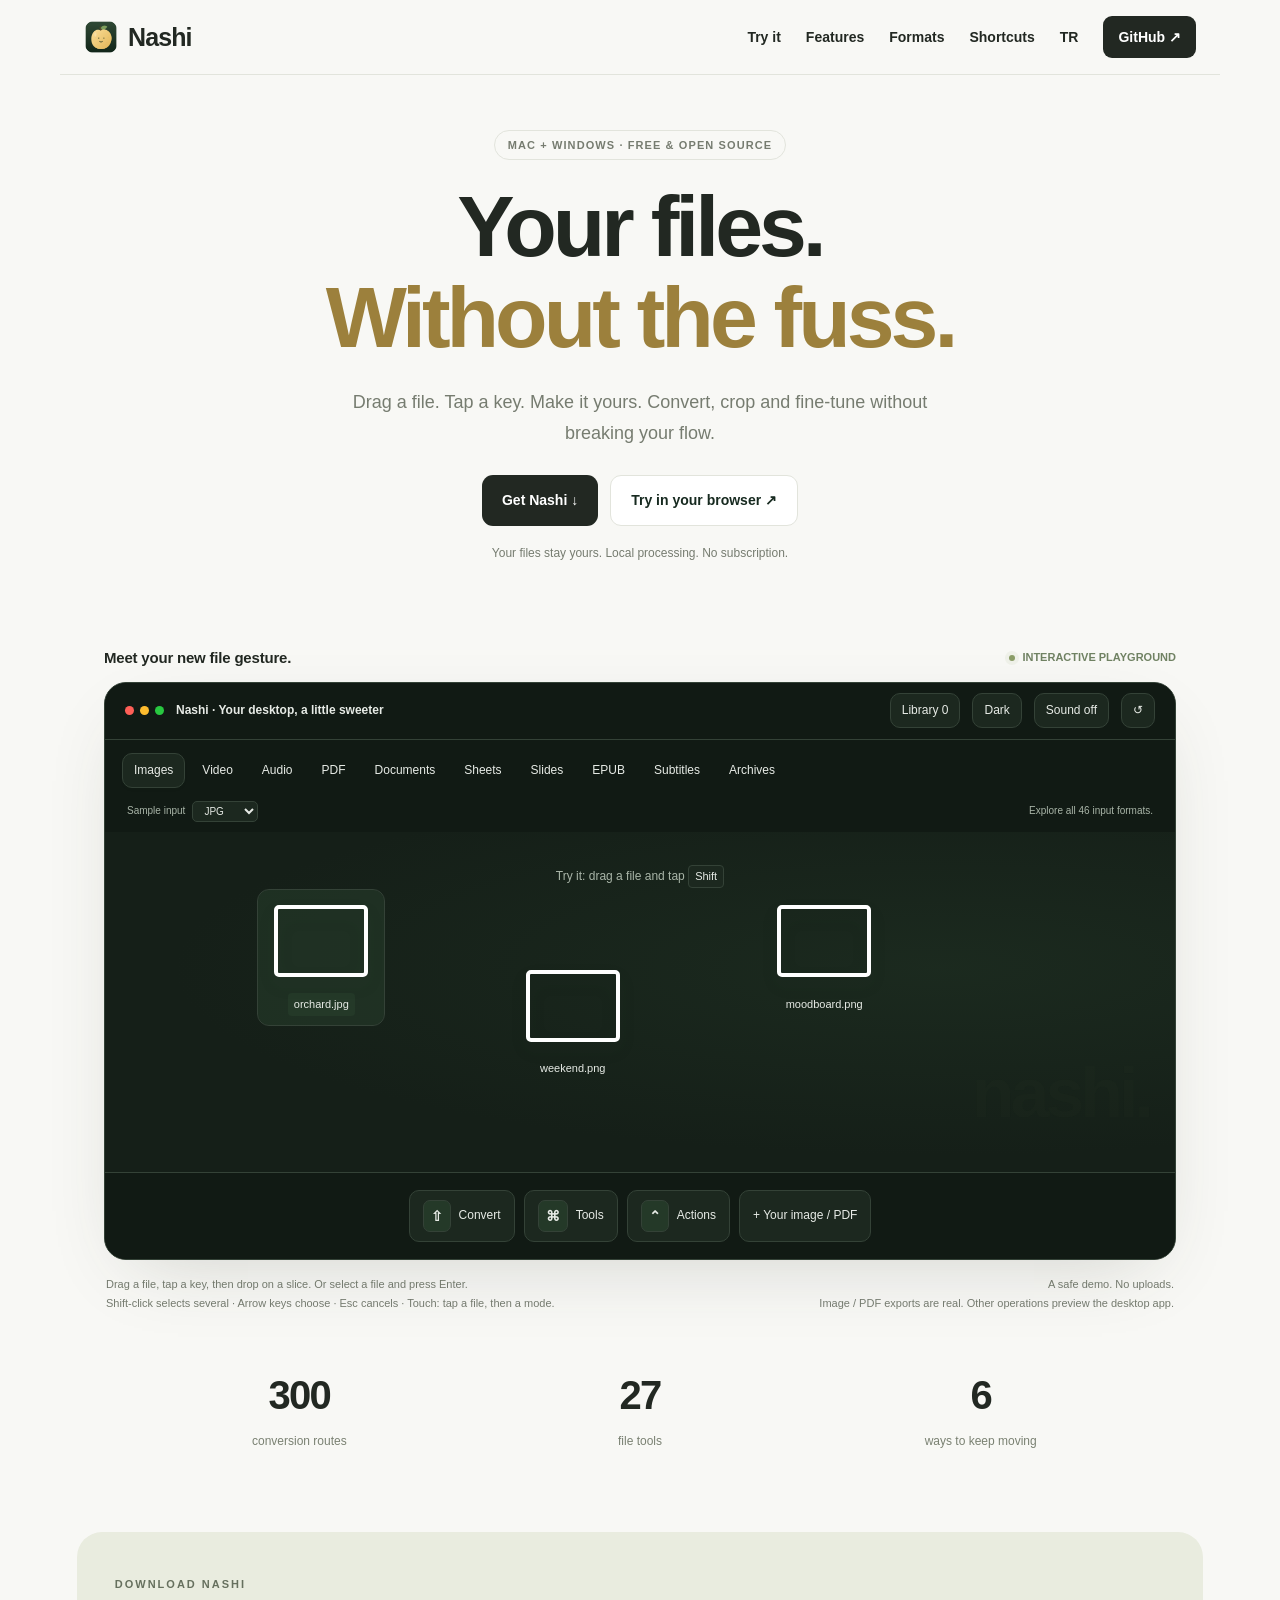
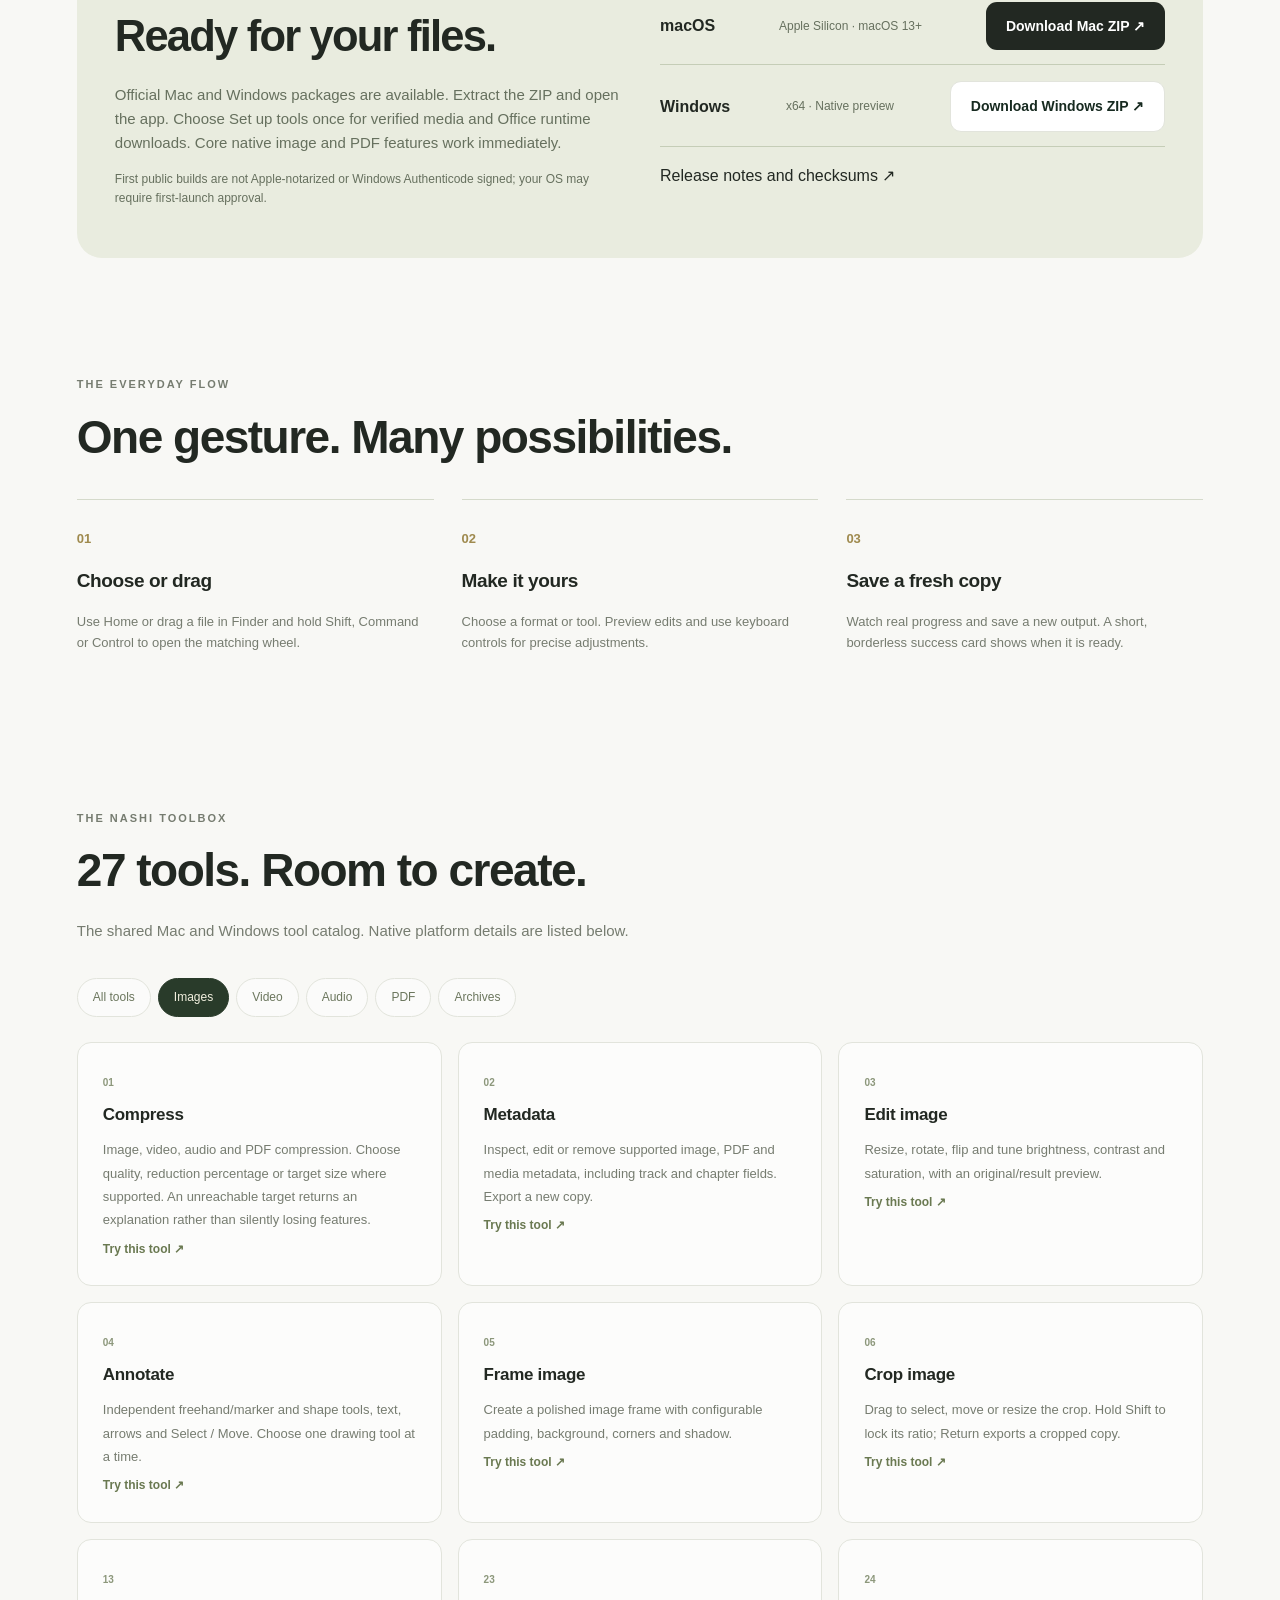
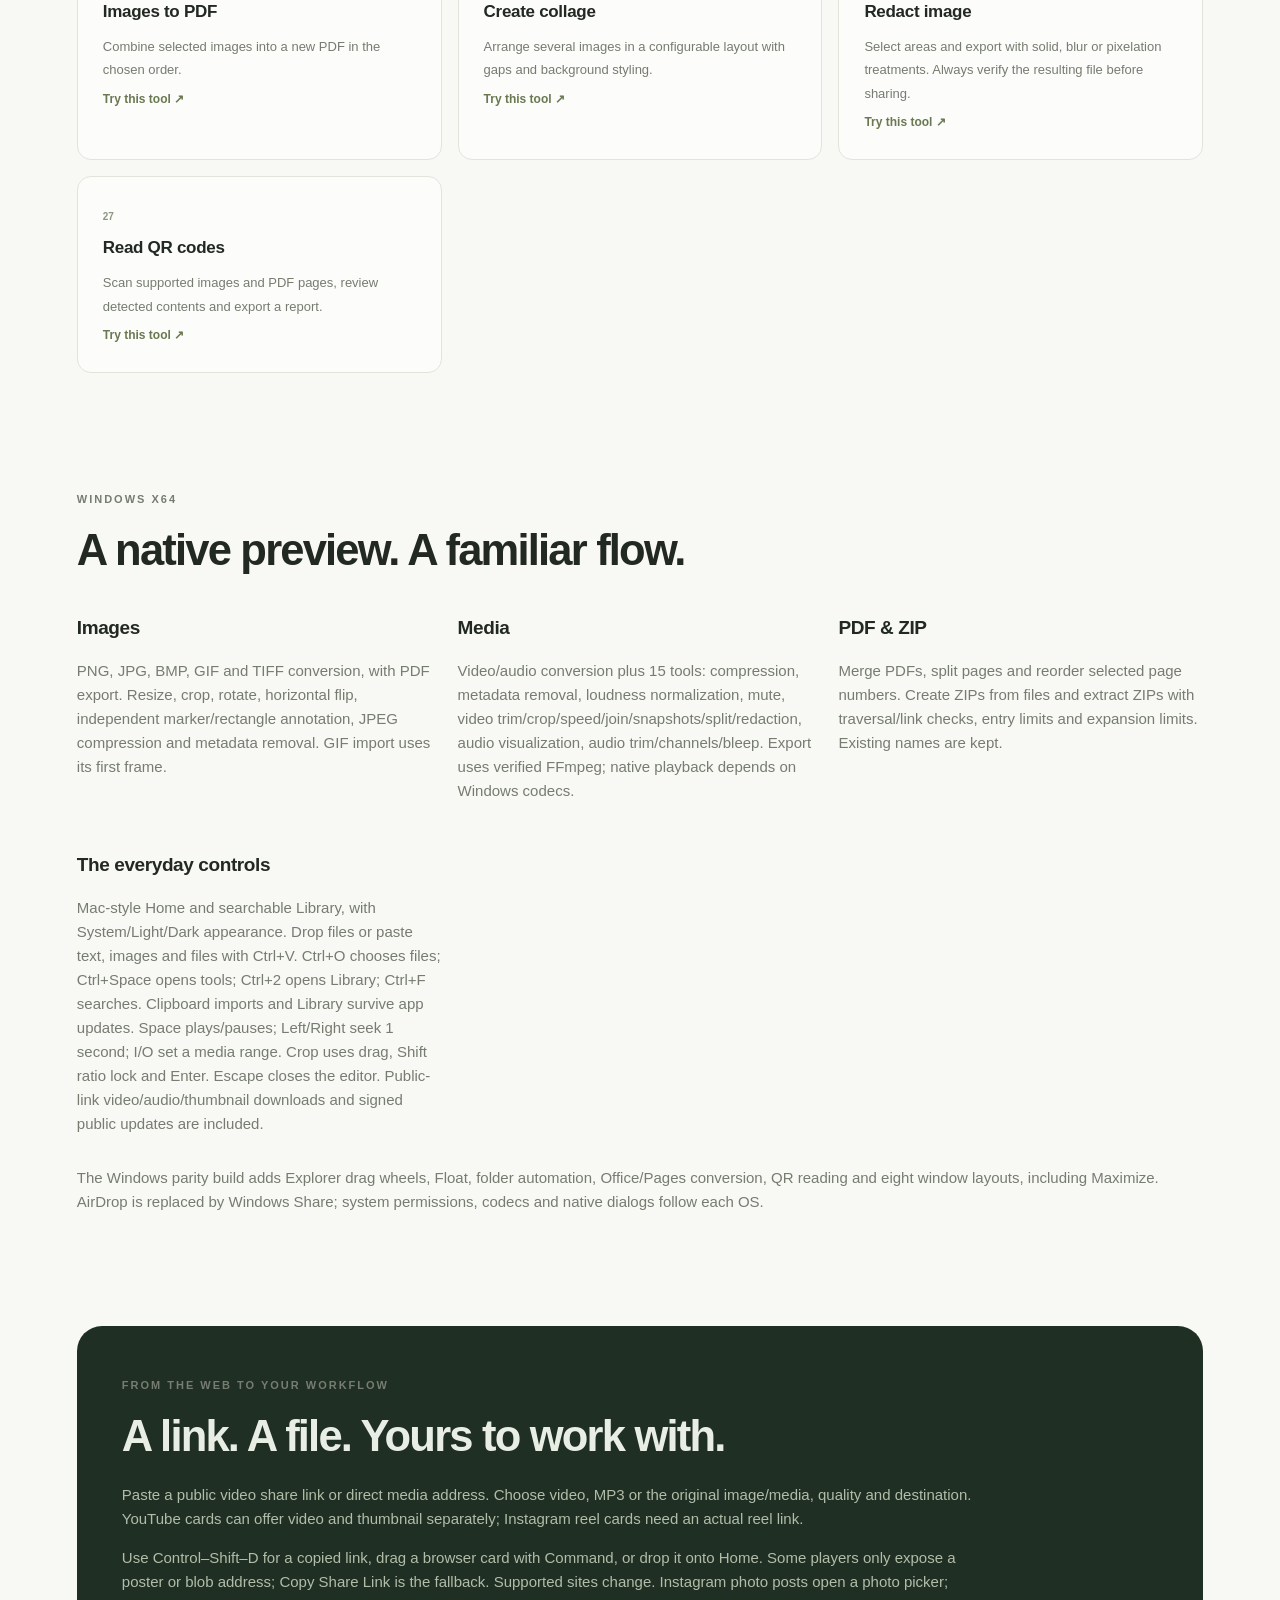
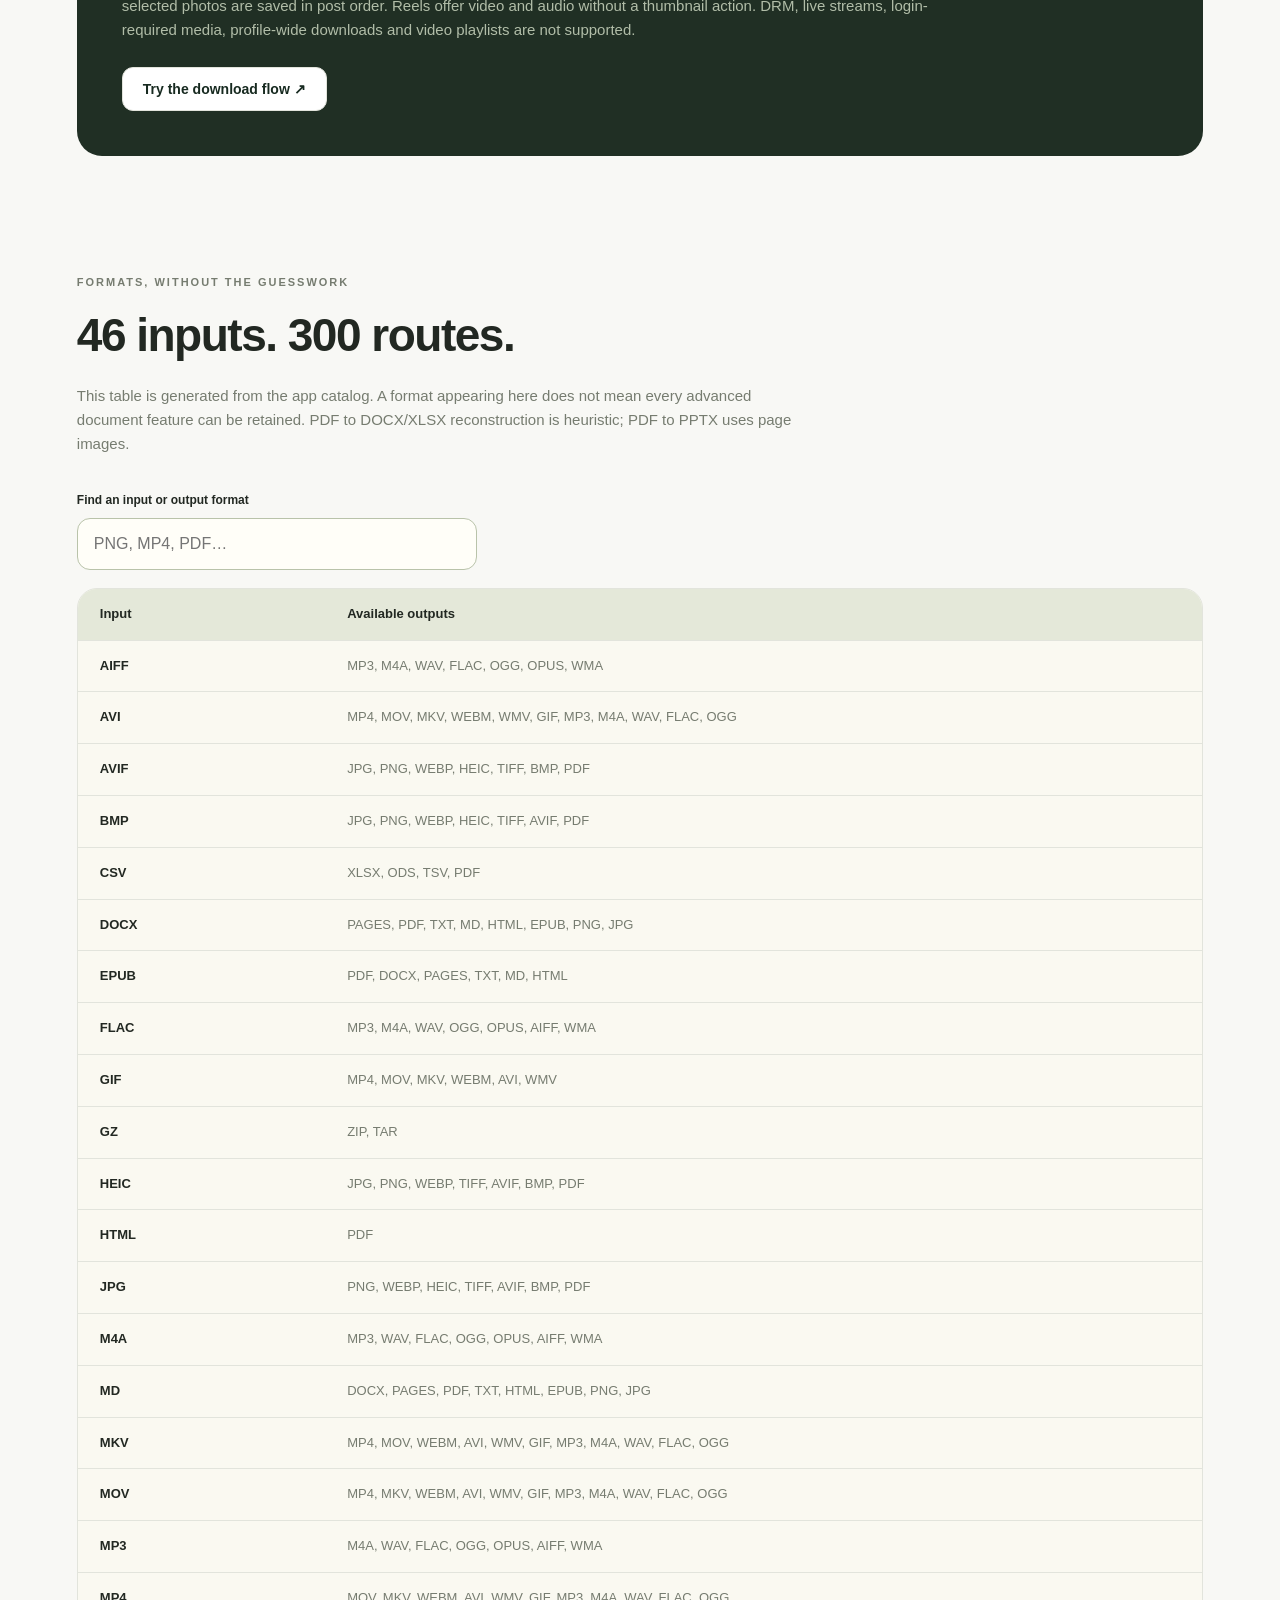
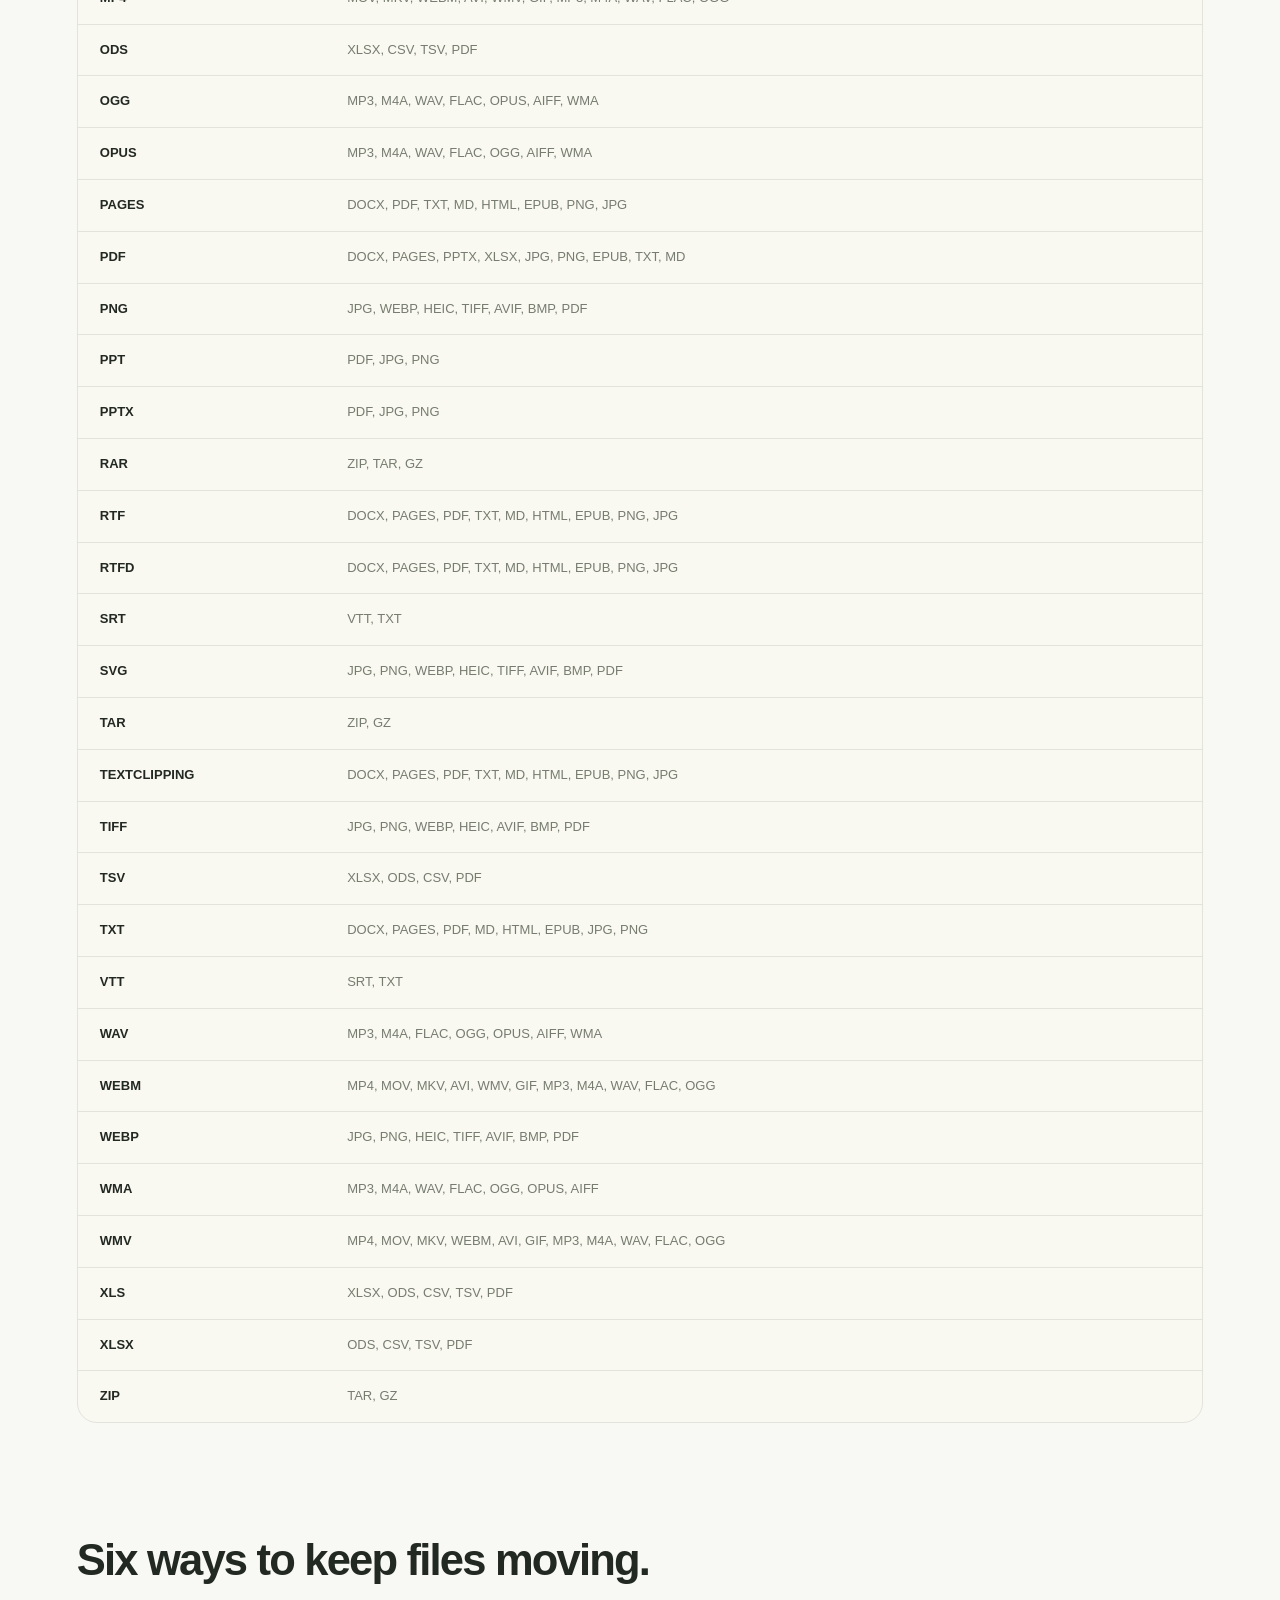
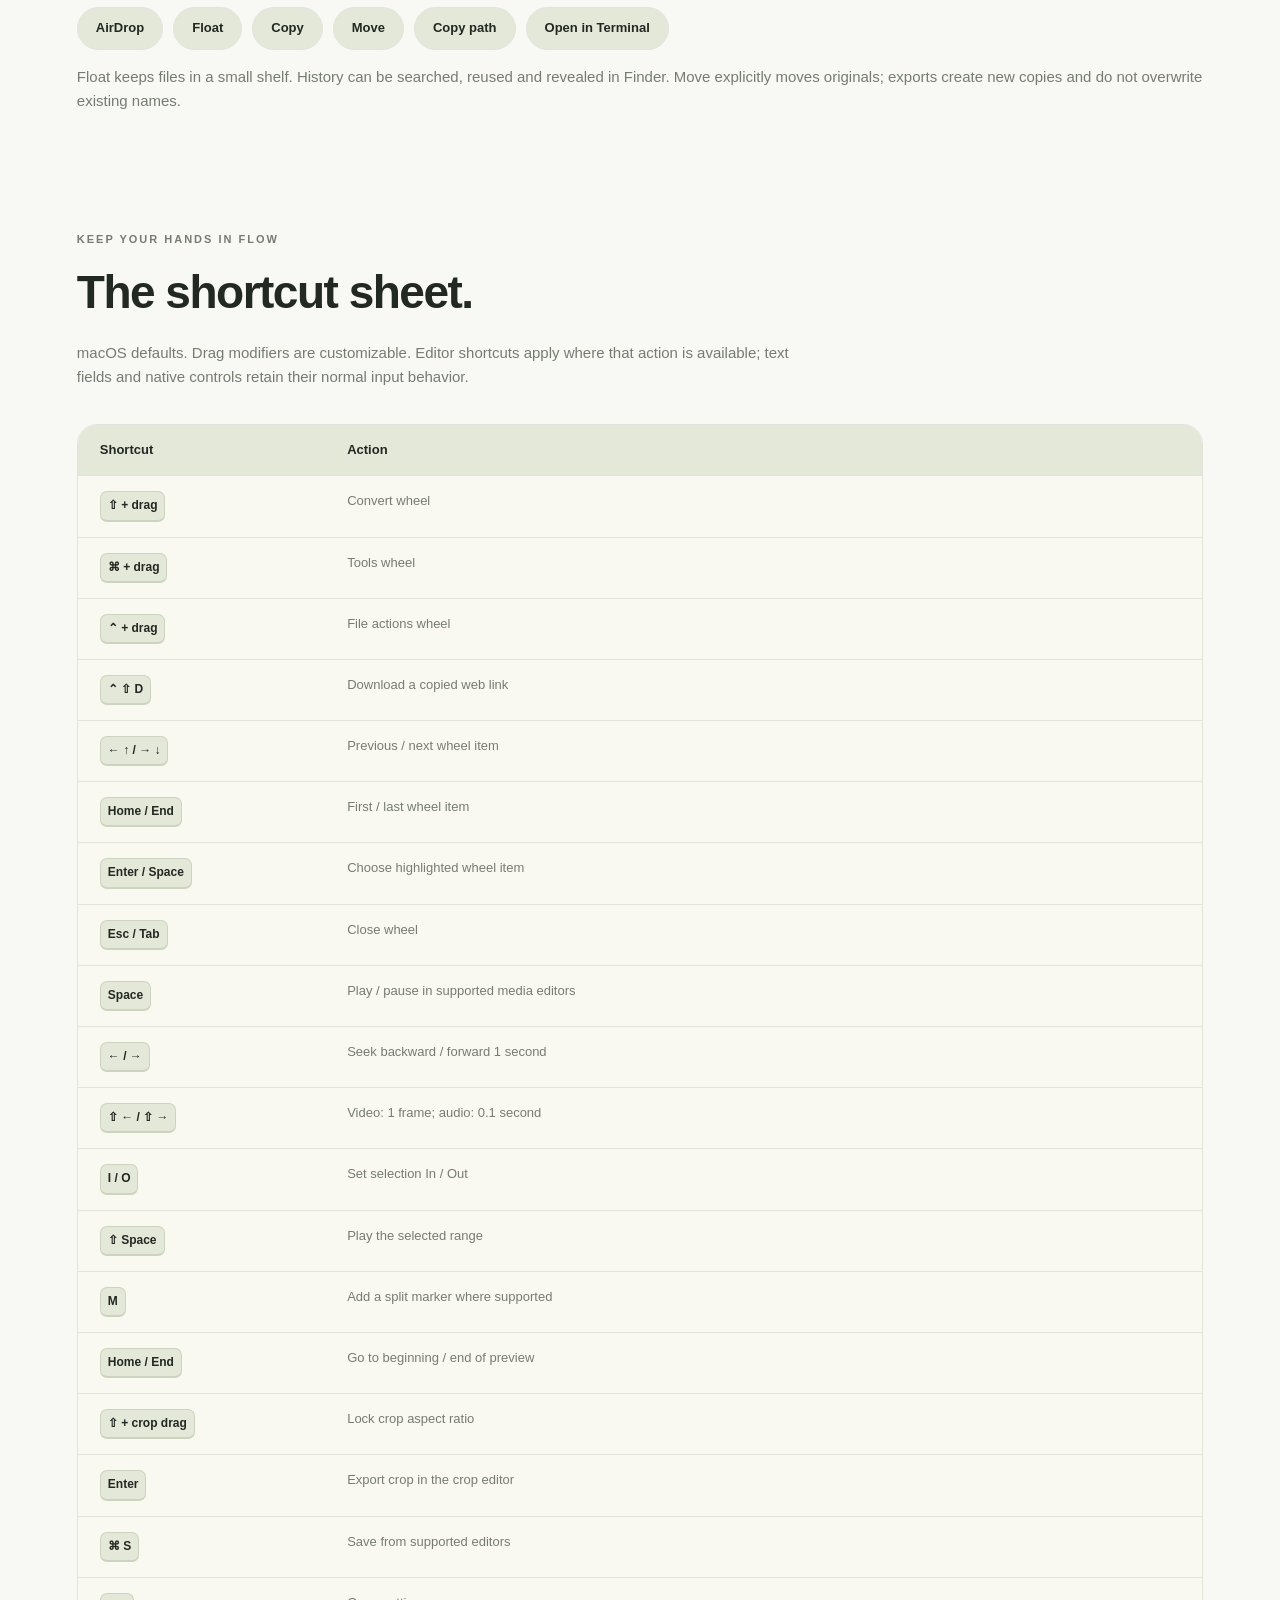
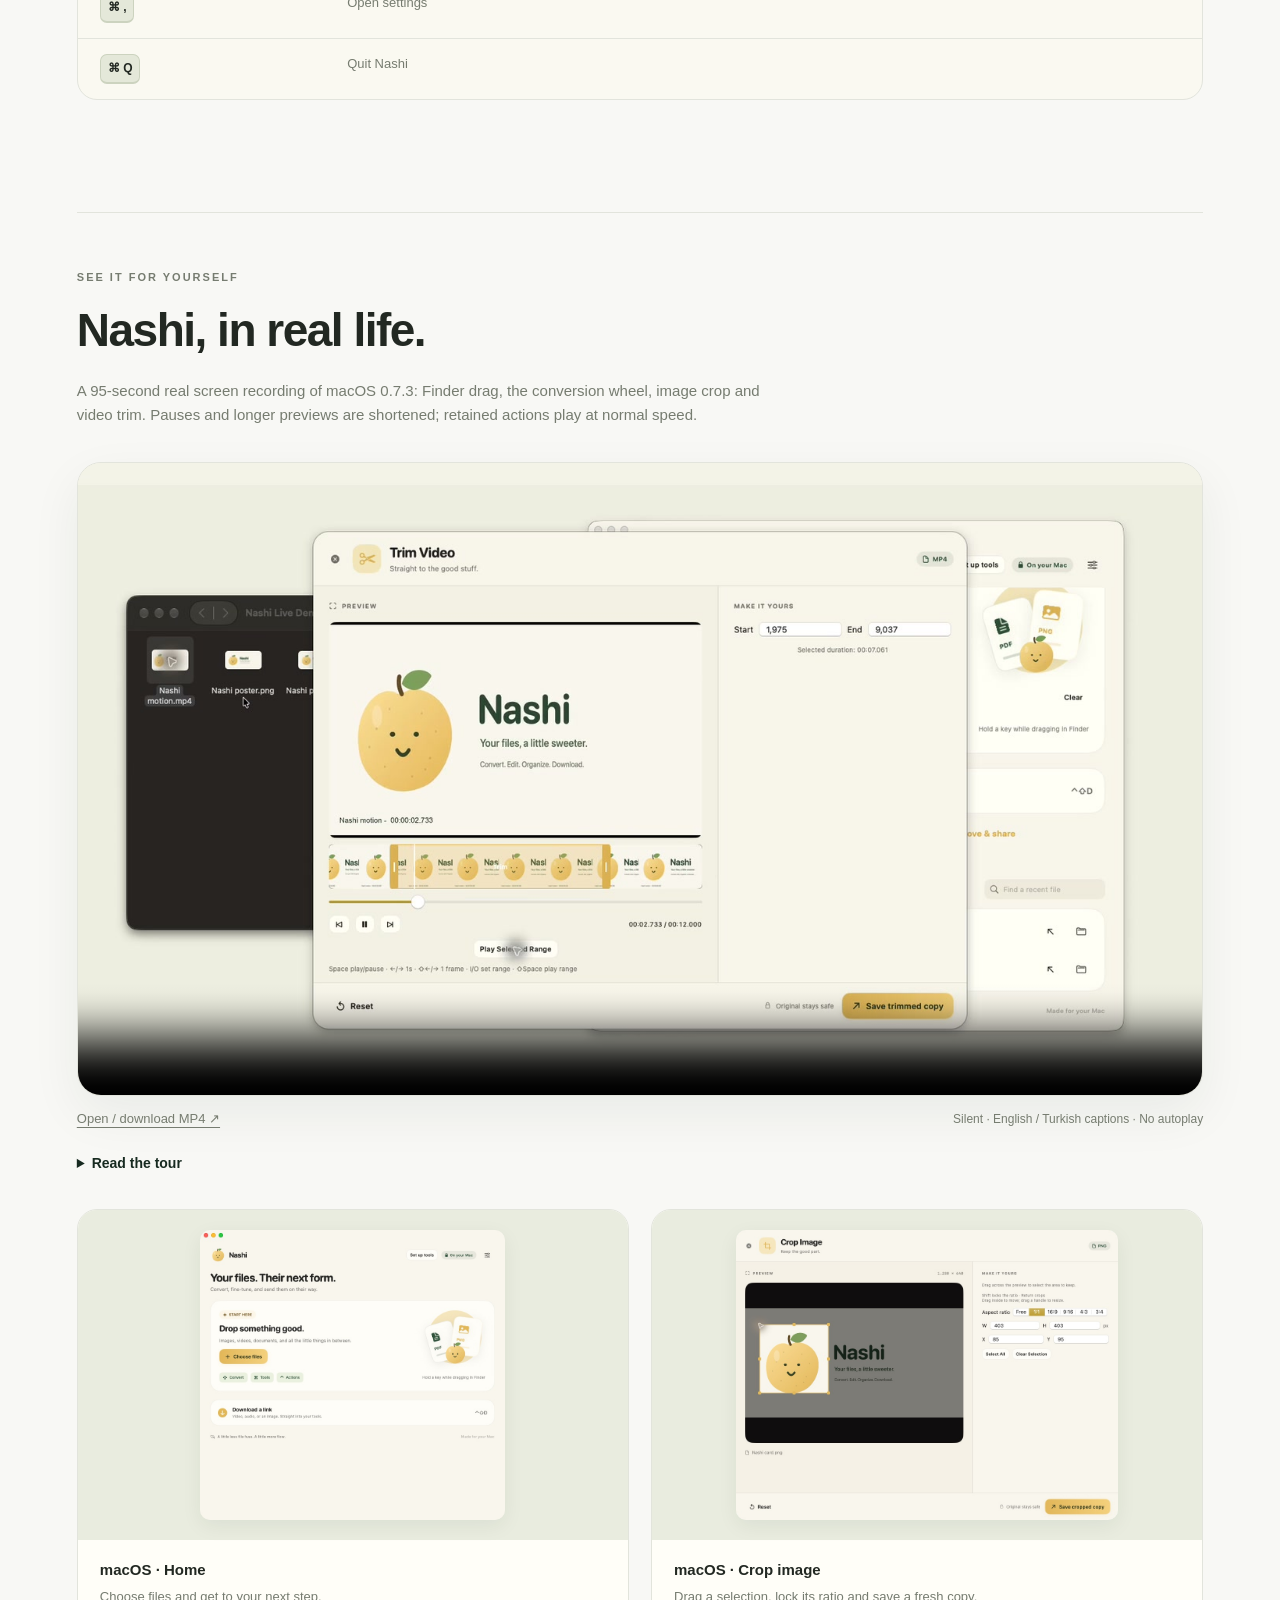
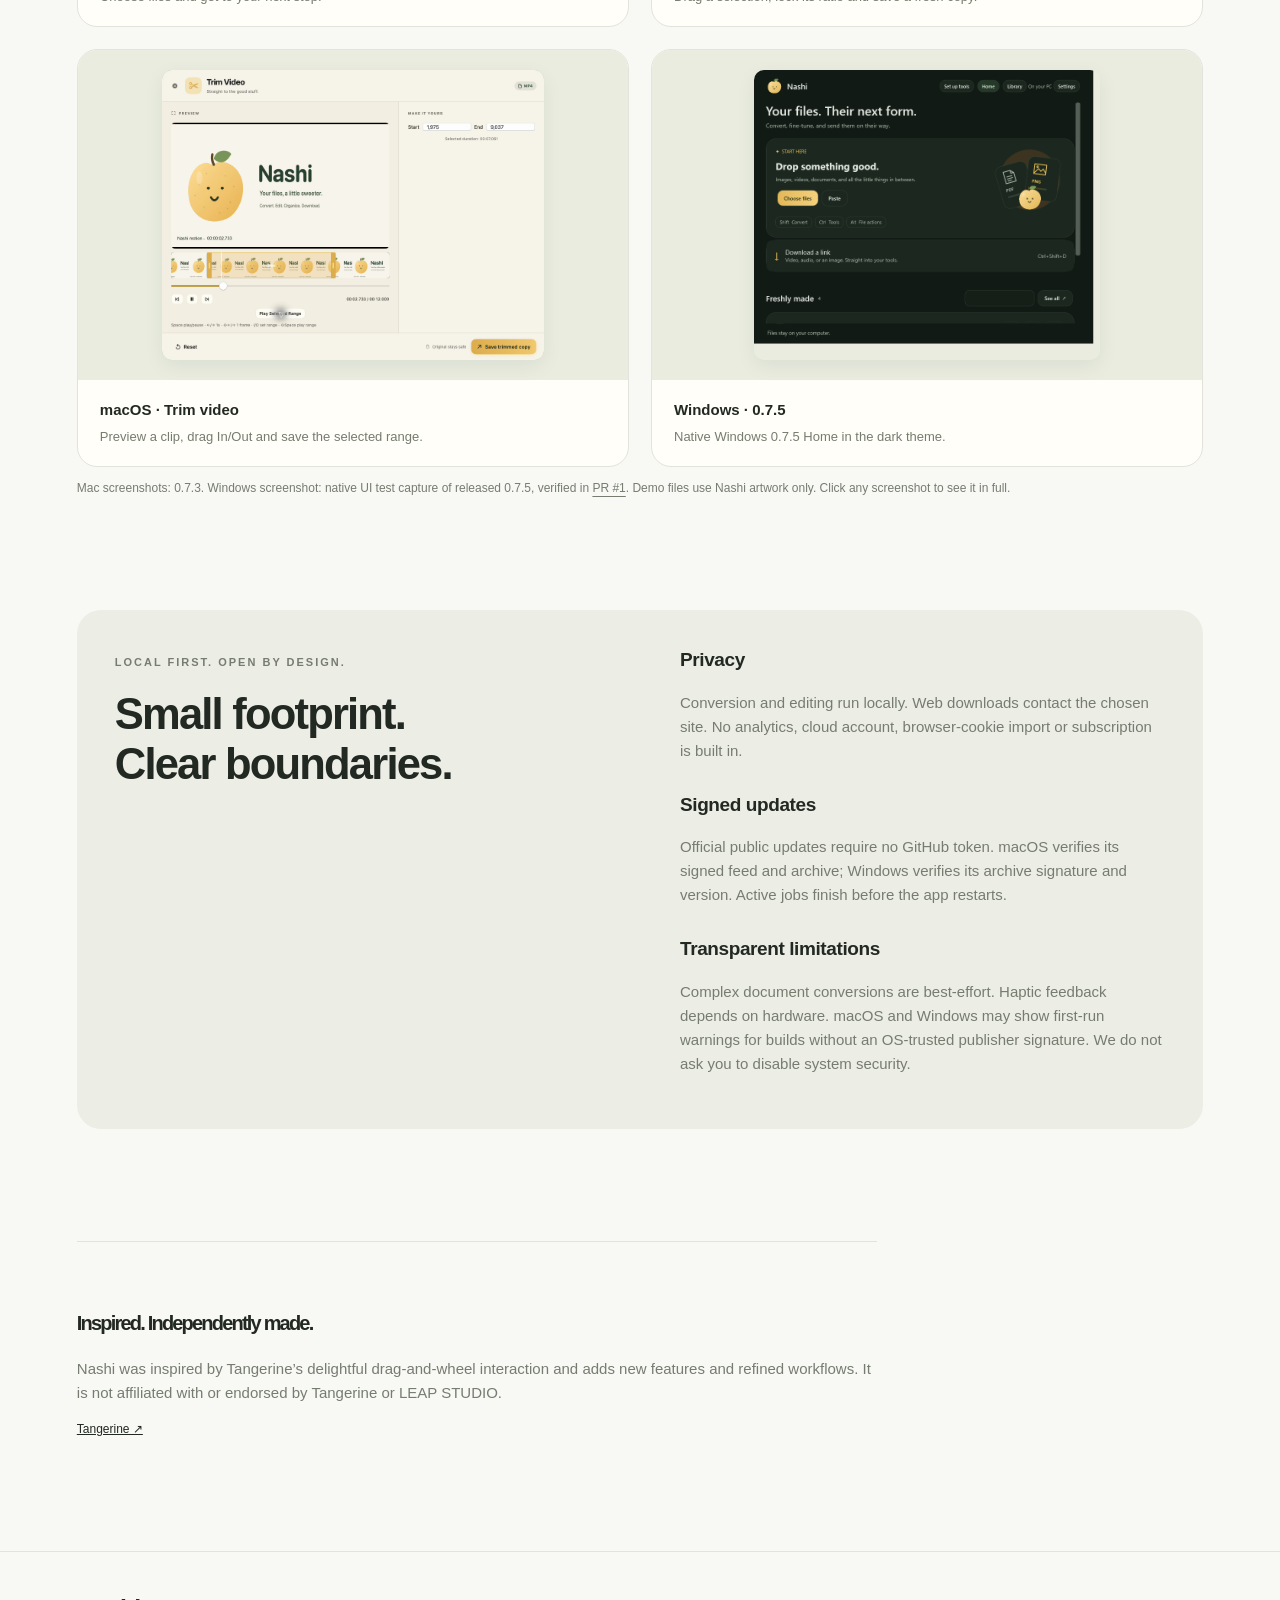
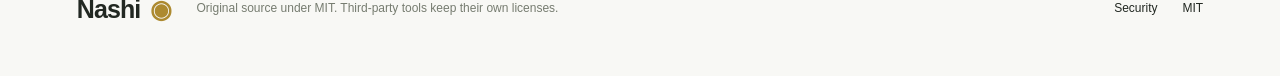
<file: docs/index.html>
<!doctype html>
<html lang="en"><head><meta charset="utf-8"><meta name="viewport" content="width=device-width,initial-scale=1">
<meta http-equiv="Content-Security-Policy" content="default-src 'none'; img-src 'self' blob: data:; media-src 'self' blob:; style-src 'self' 'unsafe-inline'; script-src 'self'; connect-src 'self' blob:; base-uri 'none'; form-action 'none'">
<meta name="description" content="Nashi: open-source local file conversion, editing, web downloads and a playful drag wheel. All features, formats and keyboard shortcuts.">
<title>Nashi — Your files, a little sweeter</title><link rel="icon" href="assets/nashi.png"><link rel="stylesheet" href="assets/site.css?v=03d6fb7e5bfe"><link rel="stylesheet" href="assets/playground.css?v=f20c713af9a6"><script src="assets/vendor/pdf-lib.min.js" defer></script><script src="assets/playground.js?v=f20c713af9a6" defer></script></head>
<body><a class="skip" href="#main">Skip to content</a><header><a class="brand" href="#"><img src="assets/nashi.png" alt="" width="42" height="42">Nashi</a><nav aria-label="Main navigation"><a href="#playground">Try it</a><a href="#features">Features</a><a href="#formats">Formats</a><a href="#shortcuts">Shortcuts</a><a href="tr/index.html">TR</a><a class="nav-github" href="https://github.com/orkunisitmak/nashi-app">GitHub ↗</a></nav></header>
<main id="main"><section class="hero"><span class="eyebrow">MAC + WINDOWS · FREE & OPEN SOURCE</span><h1>Your files.<br><em>Without the fuss.</em></h1><p class="intro">Drag a file. Tap a key. Make it yours. Convert, crop and fine-tune without breaking your flow.</p><div class="hero-actions"><a class="button primary" href="#download">Get Nashi ↓</a><a class="button secondary" href="#playground">Try in your browser ↗</a></div><p class="subtle">Your files stay yours. Local processing. No subscription.</p></section>
<section id="playground" aria-label="Interactive Nashi demo"><div class="live-loading">Preparing your demo desktop…</div><noscript><p class="demo-noscript">Enable JavaScript to try the interactive playground. You can also watch the recording below.</p></noscript></section>
<div class="demo-stats"><div><strong>300</strong><span>conversion routes</span></div><div><strong>27</strong><span>file tools</span></div><div><strong>6</strong><span>ways to keep moving</span></div></div>

<section class="status" id="download"><div><span class="eyebrow">Download Nashi</span><h2>Ready for your files.</h2><p>Official Mac and Windows packages are available. Extract the ZIP and open the app. Choose Set up tools once for verified media and Office runtime downloads. Core native image and PDF features work immediately.</p><p class="subtle">First public builds are not Apple-notarized or Windows Authenticode signed; your OS may require first-launch approval.</p></div><div class="platforms"><div><strong>macOS</strong><span>Apple Silicon · macOS 13+</span><a class="button primary" href="https://github.com/orkunisitmak/nashi-app/releases/latest/download/Nashi-macOS-arm64.zip">Download Mac ZIP ↗</a></div><div><strong>Windows</strong><span>x64 · Native preview</span><a class="button secondary" href="https://github.com/orkunisitmak/nashi-app/releases/latest/download/Nashi-Windows-x64.zip">Download Windows ZIP ↗</a></div><a href="https://github.com/orkunisitmak/nashi-app/releases/latest">Release notes and checksums ↗</a></div></section>
<section class="flow"><div class="section-heading"><span class="eyebrow">The everyday flow</span><h2>One gesture. Many possibilities.</h2></div><div class="flow-grid"><article><b>01</b><h3>Choose or drag</h3><p>Use Home or drag a file in Finder and hold Shift, Command or Control to open the matching wheel.</p></article><article><b>02</b><h3>Make it yours</h3><p>Choose a format or tool. Preview edits and use keyboard controls for precise adjustments.</p></article><article><b>03</b><h3>Save a fresh copy</h3><p>Watch real progress and save a new output. A short, borderless success card shows when it is ready.</p></article></div></section>
<section id="features"><div class="section-heading"><span class="eyebrow">The Nashi toolbox</span><h2>27 tools. Room to create.</h2><p>The shared Mac and Windows tool catalog. Native platform details are listed below.</p></div><div class="tool-grid"><article class="tool"><span class="tool-number">01</span><h3>Compress</h3><p>Image, video, audio and PDF compression. Choose quality, reduction percentage or target size where supported. An unreachable target returns an explanation rather than silently losing features.</p><button class="try-tool" data-try-tool="compress">Try this tool ↗</button></article><article class="tool"><span class="tool-number">02</span><h3>Metadata</h3><p>Inspect, edit or remove supported image, PDF and media metadata, including track and chapter fields. Export a new copy.</p><button class="try-tool" data-try-tool="removeMetadata">Try this tool ↗</button></article><article class="tool"><span class="tool-number">03</span><h3>Edit image</h3><p>Resize, rotate, flip and tune brightness, contrast and saturation, with an original/result preview.</p><button class="try-tool" data-try-tool="editImage">Try this tool ↗</button></article><article class="tool"><span class="tool-number">04</span><h3>Annotate</h3><p>Independent freehand/marker and shape tools, text, arrows and Select / Move. Choose one drawing tool at a time.</p><button class="try-tool" data-try-tool="annotateImage">Try this tool ↗</button></article><article class="tool"><span class="tool-number">05</span><h3>Frame image</h3><p>Create a polished image frame with configurable padding, background, corners and shadow.</p><button class="try-tool" data-try-tool="frameImage">Try this tool ↗</button></article><article class="tool"><span class="tool-number">06</span><h3>Crop image</h3><p>Drag to select, move or resize the crop. Hold Shift to lock its ratio; Return exports a cropped copy.</p><button class="try-tool" data-try-tool="cropImage">Try this tool ↗</button></article><article class="tool"><span class="tool-number">07</span><h3>Normalize audio</h3><p>Analyze loudness, then export with integrated-loudness, loudness-range and true-peak targets.</p><button class="try-tool" data-try-tool="normalizeAudio">Try this tool ↗</button></article><article class="tool"><span class="tool-number">08</span><h3>Remove audio</h3><p>Create a silent video copy while keeping the video stream.</p><button class="try-tool" data-try-tool="muteVideo">Try this tool ↗</button></article><article class="tool"><span class="tool-number">09</span><h3>Trim video</h3><p>Preview, drag In/Out handles, move the selection and export its range. Keyboard playback, seeking and I/O marks help refine cuts.</p><button class="try-tool" data-try-tool="trimVideo">Try this tool ↗</button></article><article class="tool"><span class="tool-number">10</span><h3>Split PDF</h3><p>Split selected pages into individual files or groups. Specify page ranges and pages per file.</p><button class="try-tool" data-try-tool="splitPDF">Try this tool ↗</button></article><article class="tool"><span class="tool-number">11</span><h3>Organize PDF</h3><p>Reorder, remove and rotate pages. Optional uniform-width output is limited when document features cannot be safely preserved.</p><button class="try-tool" data-try-tool="organizePDF">Try this tool ↗</button></article><article class="tool"><span class="tool-number">12</span><h3>Extract archives</h3><p>Extract ZIP, TAR, GZIP and RAR into a new folder. Path and link validation keeps entries inside that folder.</p><button class="try-tool" data-try-tool="extractArchive">Try this tool ↗</button></article><article class="tool"><span class="tool-number">13</span><h3>Images to PDF</h3><p>Combine selected images into a new PDF in the chosen order.</p><button class="try-tool" data-try-tool="createPDF">Try this tool ↗</button></article><article class="tool"><span class="tool-number">14</span><h3>Merge PDFs</h3><p>Combine several PDFs while preserving supported page content and navigation. Originals remain unchanged.</p><button class="try-tool" data-try-tool="mergePDF">Try this tool ↗</button></article><article class="tool"><span class="tool-number">15</span><h3>Crop video</h3><p>Select a region directly on the video preview. Drag, resize, use Shift ratio lock and Return to export.</p><button class="try-tool" data-try-tool="cropVideo">Try this tool ↗</button></article><article class="tool"><span class="tool-number">16</span><h3>Change speed</h3><p>Change video speed with matching audio tempo and preview controls.</p><button class="try-tool" data-try-tool="changeVideoSpeed">Try this tool ↗</button></article><article class="tool"><span class="tool-number">17</span><h3>Join videos</h3><p>Join multiple clips in order, adapting geometry, frame rate and audio layout to a consistent output.</p><button class="try-tool" data-try-tool="joinVideos">Try this tool ↗</button></article><article class="tool"><span class="tool-number">18</span><h3>Video snapshots</h3><p>Choose timestamps and save still frames as new PNG files.</p><button class="try-tool" data-try-tool="videoSnapshots">Try this tool ↗</button></article><article class="tool"><span class="tool-number">19</span><h3>Split video</h3><p>Split at markers, equal clip counts or intervals. Remove unwanted segments; save separately or join retained clips.</p><button class="try-tool" data-try-tool="splitVideo">Try this tool ↗</button></article><article class="tool"><span class="tool-number">20</span><h3>Audio to video</h3><p>Create a waveform, spectrum, frequency-bar or still-image video from an audio file.</p><button class="try-tool" data-try-tool="audioToVideo">Try this tool ↗</button></article><article class="tool"><span class="tool-number">21</span><h3>Trim audio</h3><p>Waveform preview, In/Out handles and selected-range playback. Optional silence trimming and keyboard seeking.</p><button class="try-tool" data-try-tool="trimAudio">Try this tool ↗</button></article><article class="tool"><span class="tool-number">22</span><h3>Audio channels</h3><p>Convert mono/stereo and set left/right levels, with channel previews.</p><button class="try-tool" data-try-tool="audioChannels">Try this tool ↗</button></article><article class="tool"><span class="tool-number">23</span><h3>Create collage</h3><p>Arrange several images in a configurable layout with gaps and background styling.</p><button class="try-tool" data-try-tool="createCollage">Try this tool ↗</button></article><article class="tool"><span class="tool-number">24</span><h3>Redact image</h3><p>Select areas and export with solid, blur or pixelation treatments. Always verify the resulting file before sharing.</p><button class="try-tool" data-try-tool="redactImage">Try this tool ↗</button></article><article class="tool"><span class="tool-number">25</span><h3>Redact video</h3><p>Define rectangular regions and time ranges for solid, blur or pixelated redaction.</p><button class="try-tool" data-try-tool="redactVideo">Try this tool ↗</button></article><article class="tool"><span class="tool-number">26</span><h3>Redact audio</h3><p>Choose intervals to replace with a bleep or silence; preserve the rest of the audio.</p><button class="try-tool" data-try-tool="redactAudio">Try this tool ↗</button></article><article class="tool"><span class="tool-number">27</span><h3>Read QR codes</h3><p>Scan supported images and PDF pages, review detected contents and export a report.</p><button class="try-tool" data-try-tool="readQRCode">Try this tool ↗</button></article></div></section>
<section id="windows" class="actions"><span class="eyebrow">Windows x64</span><h2>A native preview. A familiar flow.</h2><div class="tool-grid"><article><h3>Images</h3><p>PNG, JPG, BMP, GIF and TIFF conversion, with PDF export. Resize, crop, rotate, horizontal flip, independent marker/rectangle annotation, JPEG compression and metadata removal. GIF import uses its first frame.</p></article><article><h3>Media</h3><p>Video/audio conversion plus 15 tools: compression, metadata removal, loudness normalization, mute, video trim/crop/speed/join/snapshots/split/redaction, audio visualization, audio trim/channels/bleep. Export uses verified FFmpeg; native playback depends on Windows codecs.</p></article><article><h3>PDF & ZIP</h3><p>Merge PDFs, split pages and reorder selected page numbers. Create ZIPs from files and extract ZIPs with traversal/link checks, entry limits and expansion limits. Existing names are kept.</p></article><article><h3>The everyday controls</h3><p>Mac-style Home and searchable Library, with System/Light/Dark appearance. Drop files or paste text, images and files with Ctrl+V. Ctrl+O chooses files; Ctrl+Space opens tools; Ctrl+2 opens Library; Ctrl+F searches. Clipboard imports and Library survive app updates. Space plays/pauses; Left/Right seek 1 second; I/O set a media range. Crop uses drag, Shift ratio lock and Enter. Escape closes the editor. Public-link video/audio/thumbnail downloads and signed public updates are included.</p></article></div><p>The Windows parity build adds Explorer drag wheels, Float, folder automation, Office/Pages conversion, QR reading and eight window layouts, including Maximize. AirDrop is replaced by Windows Share; system permissions, codecs and native dialogs follow each OS.</p></section>
<section class="web-feature"><span class="eyebrow">From the web to your workflow</span><h2>A link. A file. Yours to work with.</h2><p>Paste a public video share link or direct media address. Choose video, MP3 or the original image/media, quality and destination. YouTube cards can offer video and thumbnail separately; Instagram reel cards need an actual reel link.</p><p>Use Control–Shift–D for a copied link, drag a browser card with Command, or drop it onto Home. Some players only expose a poster or blob address; Copy Share Link is the fallback. Supported sites change. Instagram photo posts open a photo picker; selected photos are saved in post order. Reels offer video and audio without a thumbnail action. DRM, live streams, login-required media, profile-wide downloads and video playlists are not supported.</p><button id="try-download" class="button secondary">Try the download flow ↗</button></section>
<section id="formats"><div class="section-heading"><span class="eyebrow">Formats, without the guesswork</span><h2>46 inputs. 300 routes.</h2><p>This table is generated from the app catalog. A format appearing here does not mean every advanced document feature can be retained. PDF to DOCX/XLSX reconstruction is heuristic; PDF to PPTX uses page images.</p></div><label class="search-label" for="format-search">Find an input or output format</label><input id="format-search" type="search" placeholder="PNG, MP4, PDF…" autocomplete="off"><div class="table-wrap"><table id="format-table"><thead><tr><th>Input</th><th>Available outputs</th></tr></thead><tbody><tr><th scope="row">AIFF</th><td>MP3, M4A, WAV, FLAC, OGG, OPUS, WMA</td></tr><tr><th scope="row">AVI</th><td>MP4, MOV, MKV, WEBM, WMV, GIF, MP3, M4A, WAV, FLAC, OGG</td></tr><tr><th scope="row">AVIF</th><td>JPG, PNG, WEBP, HEIC, TIFF, BMP, PDF</td></tr><tr><th scope="row">BMP</th><td>JPG, PNG, WEBP, HEIC, TIFF, AVIF, PDF</td></tr><tr><th scope="row">CSV</th><td>XLSX, ODS, TSV, PDF</td></tr><tr><th scope="row">DOCX</th><td>PAGES, PDF, TXT, MD, HTML, EPUB, PNG, JPG</td></tr><tr><th scope="row">EPUB</th><td>PDF, DOCX, PAGES, TXT, MD, HTML</td></tr><tr><th scope="row">FLAC</th><td>MP3, M4A, WAV, OGG, OPUS, AIFF, WMA</td></tr><tr><th scope="row">GIF</th><td>MP4, MOV, MKV, WEBM, AVI, WMV</td></tr><tr><th scope="row">GZ</th><td>ZIP, TAR</td></tr><tr><th scope="row">HEIC</th><td>JPG, PNG, WEBP, TIFF, AVIF, BMP, PDF</td></tr><tr><th scope="row">HTML</th><td>PDF</td></tr><tr><th scope="row">JPG</th><td>PNG, WEBP, HEIC, TIFF, AVIF, BMP, PDF</td></tr><tr><th scope="row">M4A</th><td>MP3, WAV, FLAC, OGG, OPUS, AIFF, WMA</td></tr><tr><th scope="row">MD</th><td>DOCX, PAGES, PDF, TXT, HTML, EPUB, PNG, JPG</td></tr><tr><th scope="row">MKV</th><td>MP4, MOV, WEBM, AVI, WMV, GIF, MP3, M4A, WAV, FLAC, OGG</td></tr><tr><th scope="row">MOV</th><td>MP4, MKV, WEBM, AVI, WMV, GIF, MP3, M4A, WAV, FLAC, OGG</td></tr><tr><th scope="row">MP3</th><td>M4A, WAV, FLAC, OGG, OPUS, AIFF, WMA</td></tr><tr><th scope="row">MP4</th><td>MOV, MKV, WEBM, AVI, WMV, GIF, MP3, M4A, WAV, FLAC, OGG</td></tr><tr><th scope="row">ODS</th><td>XLSX, CSV, TSV, PDF</td></tr><tr><th scope="row">OGG</th><td>MP3, M4A, WAV, FLAC, OPUS, AIFF, WMA</td></tr><tr><th scope="row">OPUS</th><td>MP3, M4A, WAV, FLAC, OGG, AIFF, WMA</td></tr><tr><th scope="row">PAGES</th><td>DOCX, PDF, TXT, MD, HTML, EPUB, PNG, JPG</td></tr><tr><th scope="row">PDF</th><td>DOCX, PAGES, PPTX, XLSX, JPG, PNG, EPUB, TXT, MD</td></tr><tr><th scope="row">PNG</th><td>JPG, WEBP, HEIC, TIFF, AVIF, BMP, PDF</td></tr><tr><th scope="row">PPT</th><td>PDF, JPG, PNG</td></tr><tr><th scope="row">PPTX</th><td>PDF, JPG, PNG</td></tr><tr><th scope="row">RAR</th><td>ZIP, TAR, GZ</td></tr><tr><th scope="row">RTF</th><td>DOCX, PAGES, PDF, TXT, MD, HTML, EPUB, PNG, JPG</td></tr><tr><th scope="row">RTFD</th><td>DOCX, PAGES, PDF, TXT, MD, HTML, EPUB, PNG, JPG</td></tr><tr><th scope="row">SRT</th><td>VTT, TXT</td></tr><tr><th scope="row">SVG</th><td>JPG, PNG, WEBP, HEIC, TIFF, AVIF, BMP, PDF</td></tr><tr><th scope="row">TAR</th><td>ZIP, GZ</td></tr><tr><th scope="row">TEXTCLIPPING</th><td>DOCX, PAGES, PDF, TXT, MD, HTML, EPUB, PNG, JPG</td></tr><tr><th scope="row">TIFF</th><td>JPG, PNG, WEBP, HEIC, AVIF, BMP, PDF</td></tr><tr><th scope="row">TSV</th><td>XLSX, ODS, CSV, PDF</td></tr><tr><th scope="row">TXT</th><td>DOCX, PAGES, PDF, MD, HTML, EPUB, JPG, PNG</td></tr><tr><th scope="row">VTT</th><td>SRT, TXT</td></tr><tr><th scope="row">WAV</th><td>MP3, M4A, FLAC, OGG, OPUS, AIFF, WMA</td></tr><tr><th scope="row">WEBM</th><td>MP4, MOV, MKV, AVI, WMV, GIF, MP3, M4A, WAV, FLAC, OGG</td></tr><tr><th scope="row">WEBP</th><td>JPG, PNG, HEIC, TIFF, AVIF, BMP, PDF</td></tr><tr><th scope="row">WMA</th><td>MP3, M4A, WAV, FLAC, OGG, OPUS, AIFF</td></tr><tr><th scope="row">WMV</th><td>MP4, MOV, MKV, WEBM, AVI, GIF, MP3, M4A, WAV, FLAC, OGG</td></tr><tr><th scope="row">XLS</th><td>XLSX, ODS, CSV, TSV, PDF</td></tr><tr><th scope="row">XLSX</th><td>ODS, CSV, TSV, PDF</td></tr><tr><th scope="row">ZIP</th><td>TAR, GZ</td></tr></tbody></table></div></section>
<section class="actions"><h2>Six ways to keep files moving.</h2><div class="action-list"><span>AirDrop</span><span>Float</span><span>Copy</span><span>Move</span><span>Copy path</span><span>Open in Terminal</span></div><p>Float keeps files in a small shelf. History can be searched, reused and revealed in Finder. Move explicitly moves originals; exports create new copies and do not overwrite existing names.</p></section>
<section id="shortcuts"><div class="section-heading"><span class="eyebrow">Keep your hands in flow</span><h2>The shortcut sheet.</h2><p>macOS defaults. Drag modifiers are customizable. Editor shortcuts apply where that action is available; text fields and native controls retain their normal input behavior.</p></div><div class="table-wrap"><table><thead><tr><th>Shortcut</th><th>Action</th></tr></thead><tbody><tr><th scope="row"><kbd>⇧ + drag</kbd></th><td>Convert wheel</td></tr><tr><th scope="row"><kbd>⌘ + drag</kbd></th><td>Tools wheel</td></tr><tr><th scope="row"><kbd>⌃ + drag</kbd></th><td>File actions wheel</td></tr><tr><th scope="row"><kbd>⌃ ⇧ D</kbd></th><td>Download a copied web link</td></tr><tr><th scope="row"><kbd>← ↑ / → ↓</kbd></th><td>Previous / next wheel item</td></tr><tr><th scope="row"><kbd>Home / End</kbd></th><td>First / last wheel item</td></tr><tr><th scope="row"><kbd>Enter / Space</kbd></th><td>Choose highlighted wheel item</td></tr><tr><th scope="row"><kbd>Esc / Tab</kbd></th><td>Close wheel</td></tr><tr><th scope="row"><kbd>Space</kbd></th><td>Play / pause in supported media editors</td></tr><tr><th scope="row"><kbd>← / →</kbd></th><td>Seek backward / forward 1 second</td></tr><tr><th scope="row"><kbd>⇧ ← / ⇧ →</kbd></th><td>Video: 1 frame; audio: 0.1 second</td></tr><tr><th scope="row"><kbd>I / O</kbd></th><td>Set selection In / Out</td></tr><tr><th scope="row"><kbd>⇧ Space</kbd></th><td>Play the selected range</td></tr><tr><th scope="row"><kbd>M</kbd></th><td>Add a split marker where supported</td></tr><tr><th scope="row"><kbd>Home / End</kbd></th><td>Go to beginning / end of preview</td></tr><tr><th scope="row"><kbd>⇧ + crop drag</kbd></th><td>Lock crop aspect ratio</td></tr><tr><th scope="row"><kbd>Enter</kbd></th><td>Export crop in the crop editor</td></tr><tr><th scope="row"><kbd>⌘ S</kbd></th><td>Save from supported editors</td></tr><tr><th scope="row"><kbd>⌘ ,</kbd></th><td>Open settings</td></tr><tr><th scope="row"><kbd>⌘ Q</kbd></th><td>Quit Nashi</td></tr></tbody></table></div></section>
<section id="demo" class="showcase">
<div class="section-heading"><span class="eyebrow">See it for yourself</span><h2>Nashi, in real life.</h2><p>A 95-second real screen recording of macOS 0.7.3: Finder drag, the conversion wheel, image crop and video trim. Pauses and longer previews are shortened; retained actions play at normal speed.</p></div>
<div class="demo-player"><video controls playsinline preload="metadata" poster="assets/showcase/demo-poster.jpg?v=50e9219b2083" width="1440" height="810" aria-label="Nashi real screen recording"><source src="assets/showcase/nashi-demo.mp4?v=50e9219b2083" type="video/mp4"><track kind="captions" src="assets/showcase/demo-en.vtt?v=50e9219b2083" srclang="en" label="English" default><track kind="captions" src="assets/showcase/demo-tr.vtt?v=50e9219b2083" srclang="tr" label="Türkçe" ><a href="assets/showcase/nashi-demo.mp4?v=50e9219b2083">Open the MP4 demo</a></video></div>
<p class="demo-links"><a href="assets/showcase/nashi-demo.mp4?v=50e9219b2083">Open / download MP4 ↗</a><span>Silent · English / Turkish captions · No autoplay</span></p>
<details class="demo-transcript"><summary>Read the tour</summary><ol><li>Drag an image in Finder while holding Shift.</li><li>Drop on JPG in the conversion wheel to create a new copy.</li><li>In Crop Image, drag a selection. Shift locks the aspect ratio; Return saves a cropped copy.</li><li>Drag a video while holding Command, then choose Trim Video. Space controls playback; drag In and Out to set the range. Preview it and save a fresh trimmed copy.</li><li>Find the outputs in Freshly made and Finder. The demo creates a JPG, a 410×410 crop and a 7.07-second trimmed clip from a 12-second source; originals remain unchanged.</li></ol></details>
<div class="screenshot-grid"><figure class="screenshot-card"><a href="assets/showcase/mac-home.png"><img src="assets/showcase/mac-home.png" alt="macOS · Home" loading="lazy" width="820" height="780"></a><figcaption><strong>macOS · Home</strong><span>Choose files and get to your next step.</span></figcaption></figure><figure class="screenshot-card"><a href="assets/showcase/mac-crop.png"><img src="assets/showcase/mac-crop.png" alt="macOS · Crop image" loading="lazy" width="1000" height="760"></a><figcaption><strong>macOS · Crop image</strong><span>Drag a selection, lock its ratio and save a fresh copy.</span></figcaption></figure><figure class="screenshot-card"><a href="assets/showcase/mac-trim.png"><img src="assets/showcase/mac-trim.png" alt="macOS · Trim video" loading="lazy" width="1000" height="760"></a><figcaption><strong>macOS · Trim video</strong><span>Preview a clip, drag In/Out and save the selected range.</span></figcaption></figure><figure class="screenshot-card"><a href="assets/showcase/windows-home-preview.png"><img src="assets/showcase/windows-home-preview.png" alt="Windows · 0.7.5" loading="lazy" width="820" height="756"></a><figcaption><strong>Windows · 0.7.5</strong><span>Native Windows 0.7.5 Home in the dark theme.</span></figcaption></figure></div>
<p class="subtle">Mac screenshots: 0.7.3. Windows screenshot: native UI test capture of released 0.7.5, verified in <a href="https://github.com/orkunisitmak/nashi-app/pull/1">PR #1</a>. Demo files use Nashi artwork only. Click any screenshot to see it in full.</p>
</section>
<section class="trust"><div><span class="eyebrow">Local first. Open by design.</span><h2>Small footprint.<br>Clear boundaries.</h2></div><div><h3>Privacy</h3><p>Conversion and editing run locally. Web downloads contact the chosen site. No analytics, cloud account, browser-cookie import or subscription is built in.</p><h3>Signed updates</h3><p>Official public updates require no GitHub token. macOS verifies its signed feed and archive; Windows verifies its archive signature and version. Active jobs finish before the app restarts.</p><h3>Transparent limitations</h3><p>Complex document conversions are best-effort. Haptic feedback depends on hardware. macOS and Windows may show first-run warnings for builds without an OS-trusted publisher signature. We do not ask you to disable system security.</p></div></section>
<section class="inspiration"><h2>Inspired. Independently made.</h2><p>Nashi was inspired by Tangerine’s delightful drag-and-wheel interaction and adds new features and refined workflows. It is not affiliated with or endorsed by Tangerine or LEAP STUDIO.</p><a href="https://tangerineformac.com/">Tangerine ↗</a></section></main>
<footer><a class="brand" href="#">Nashi <span>◉</span></a><p>Original source under MIT. Third-party tools keep their own licenses.</p><a href="https://github.com/orkunisitmak/nashi-app/blob/main/SECURITY.md">Security</a><a href="https://github.com/orkunisitmak/nashi-app/blob/main/LICENSE">MIT</a></footer></body></html>
</file>
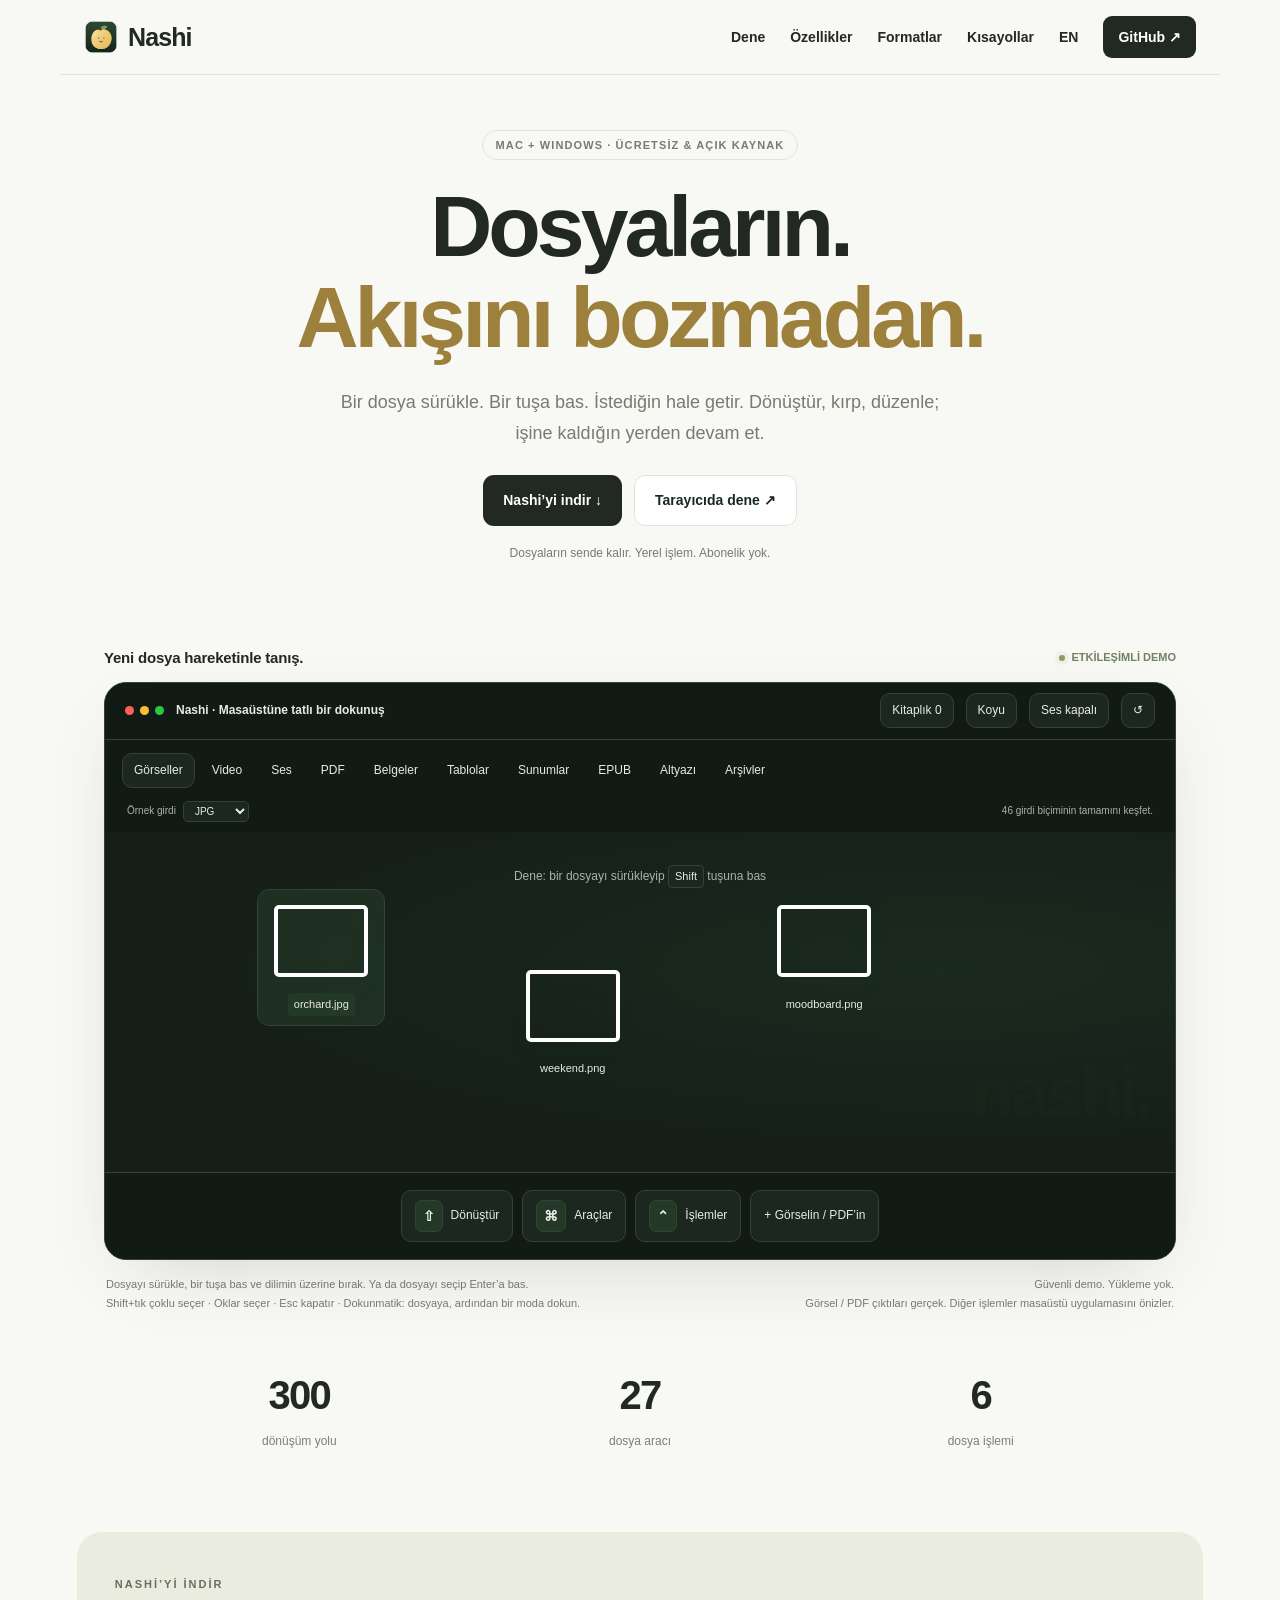
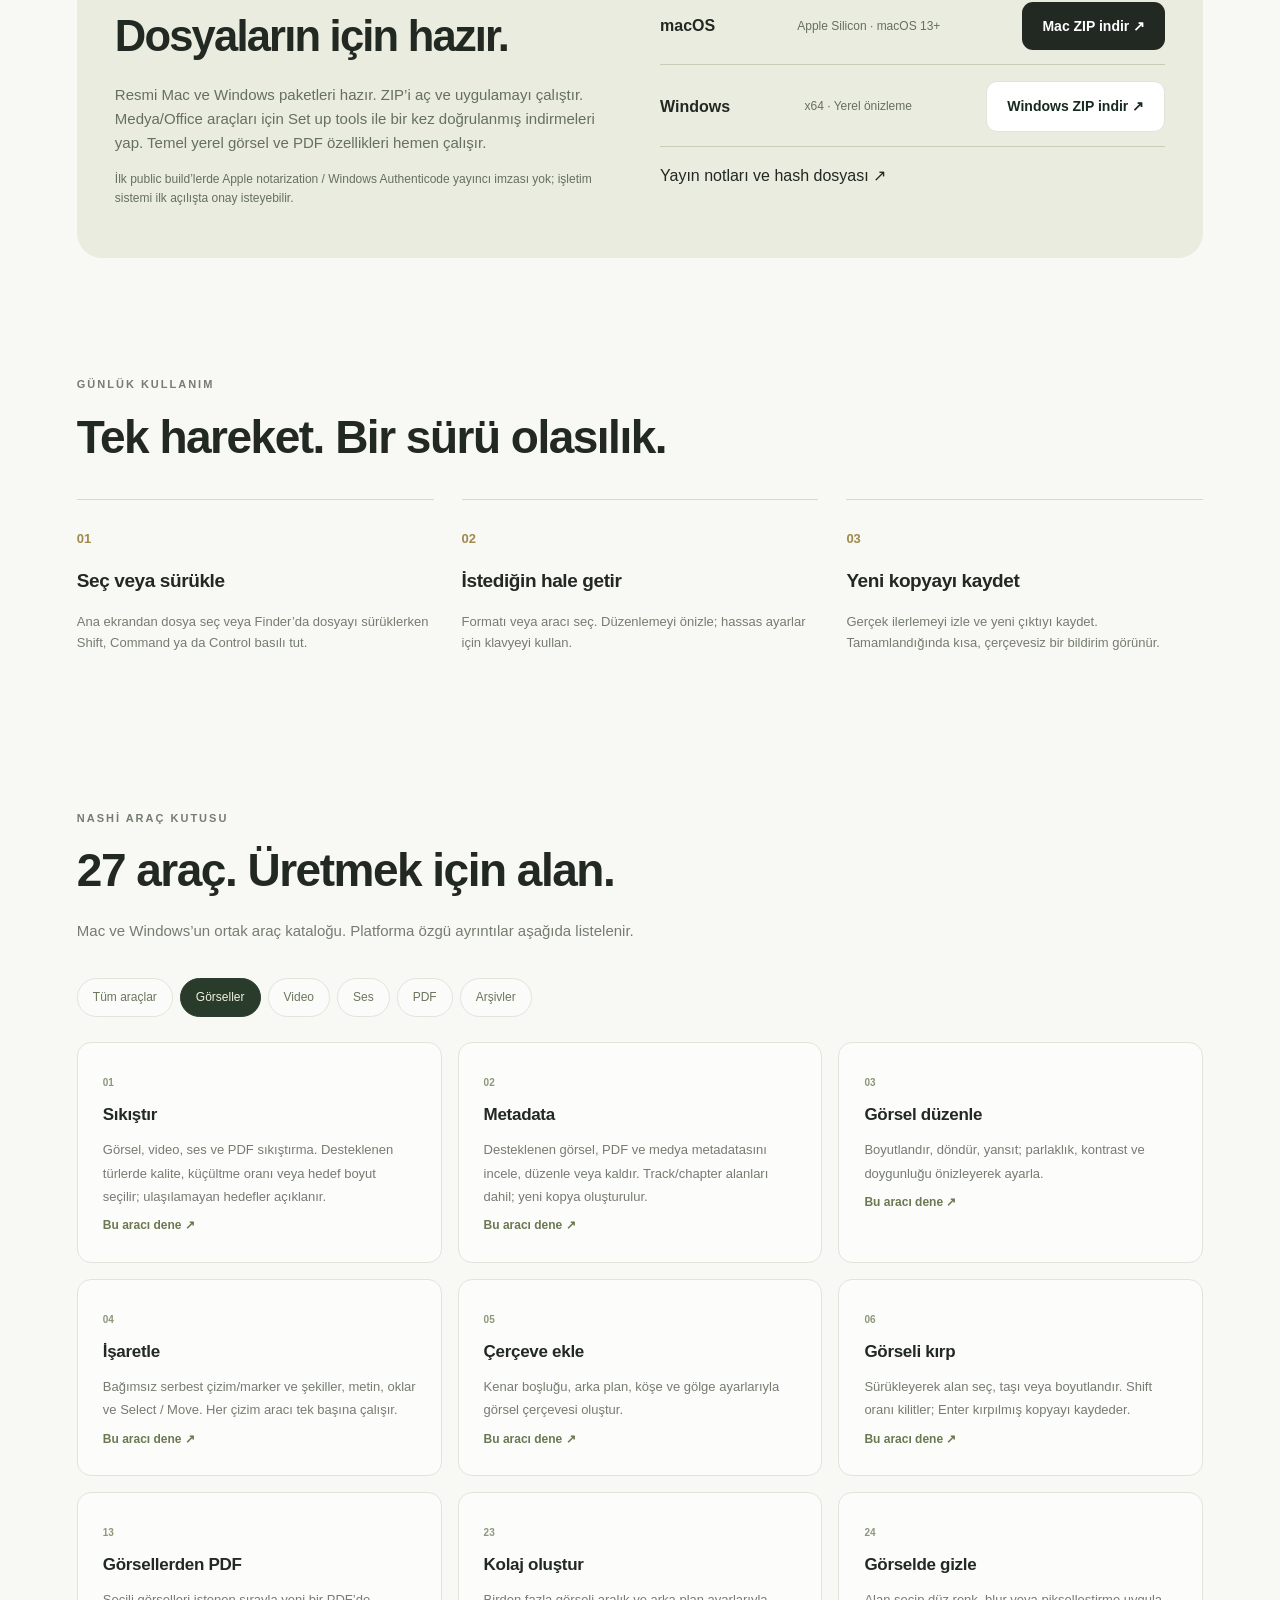
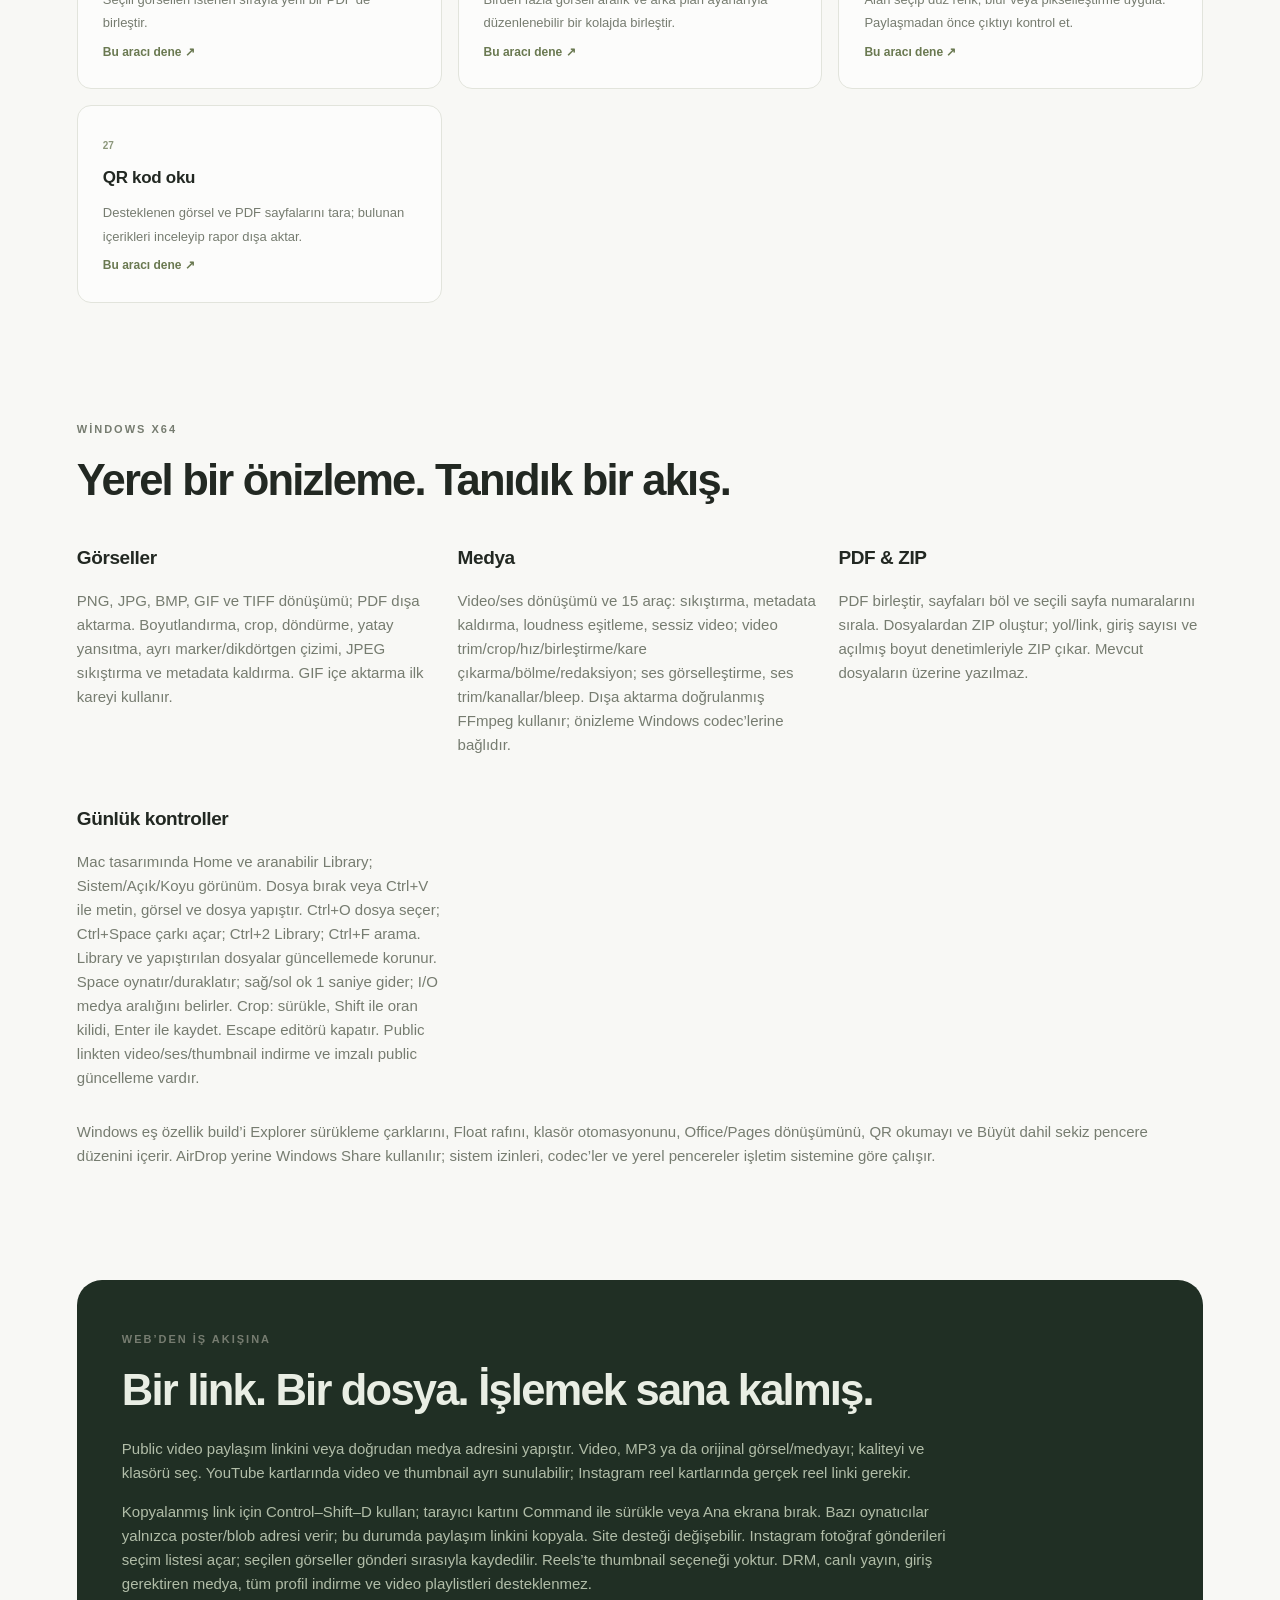
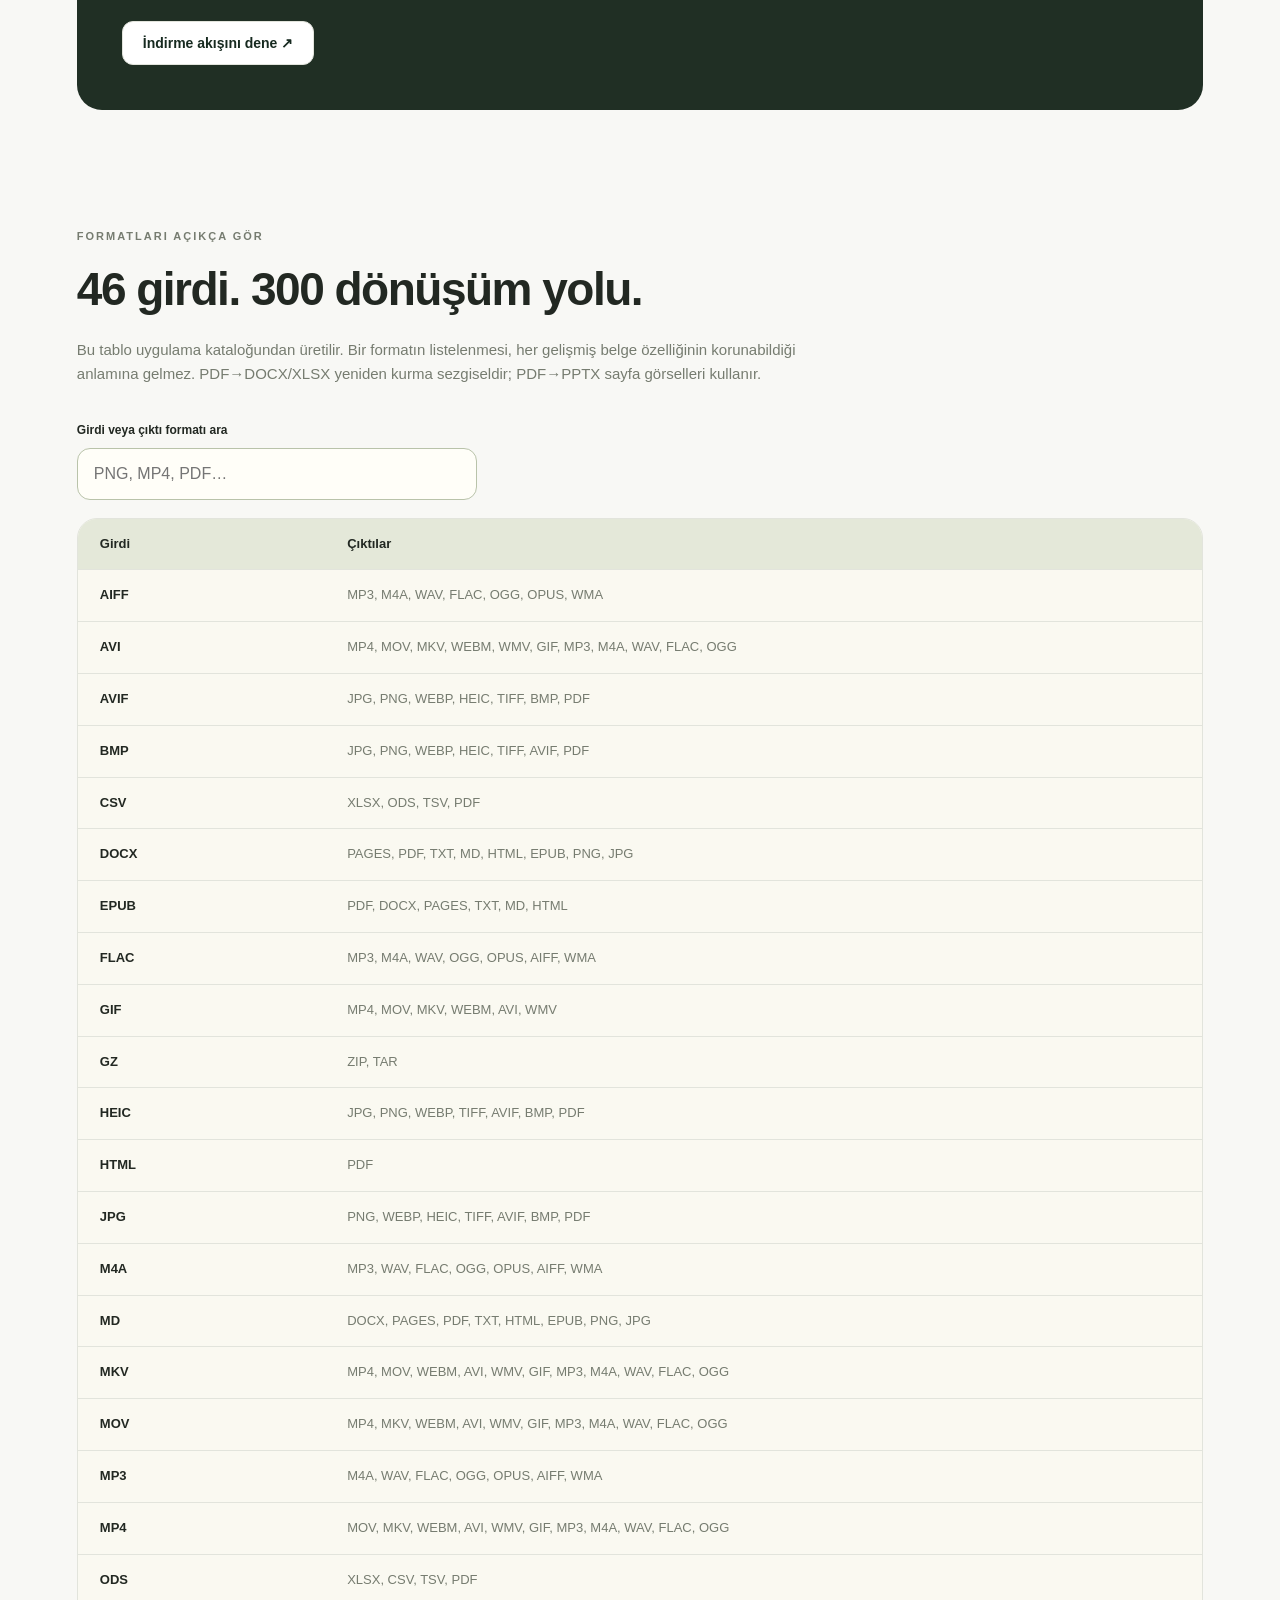
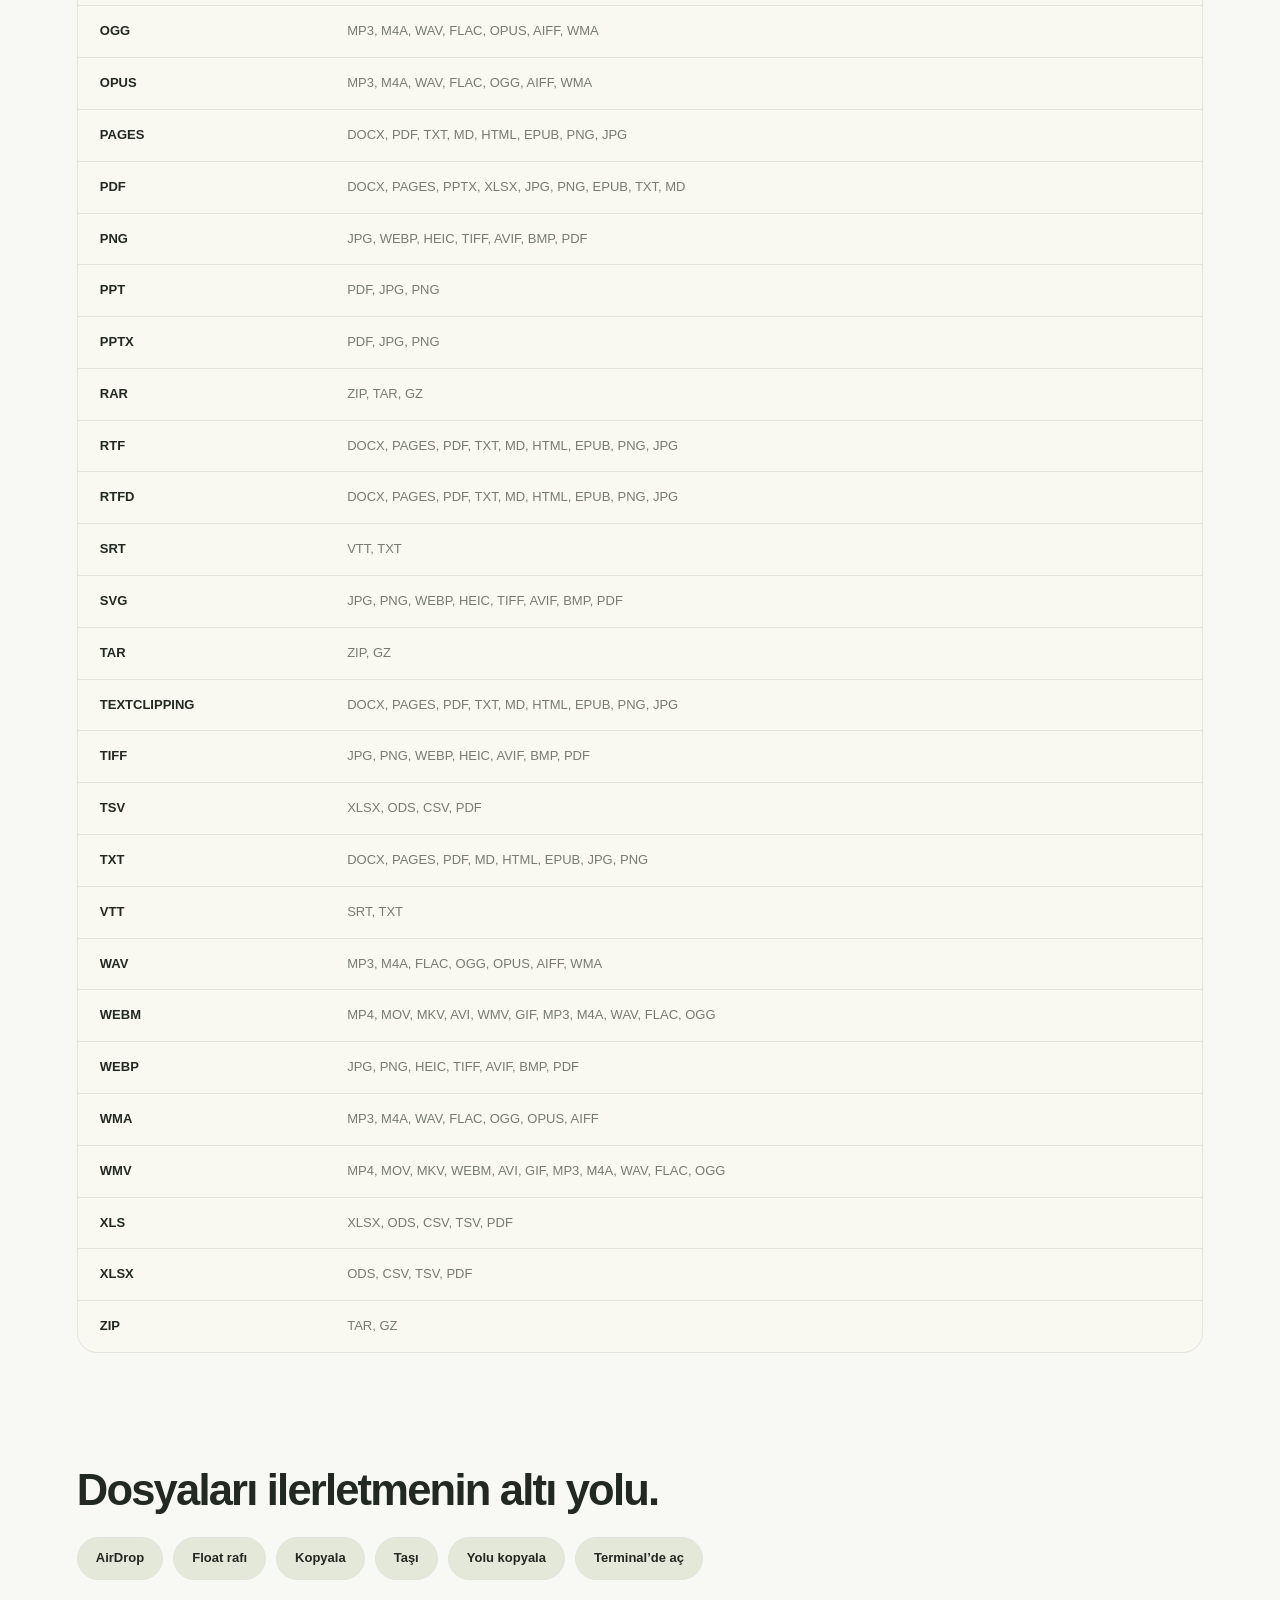
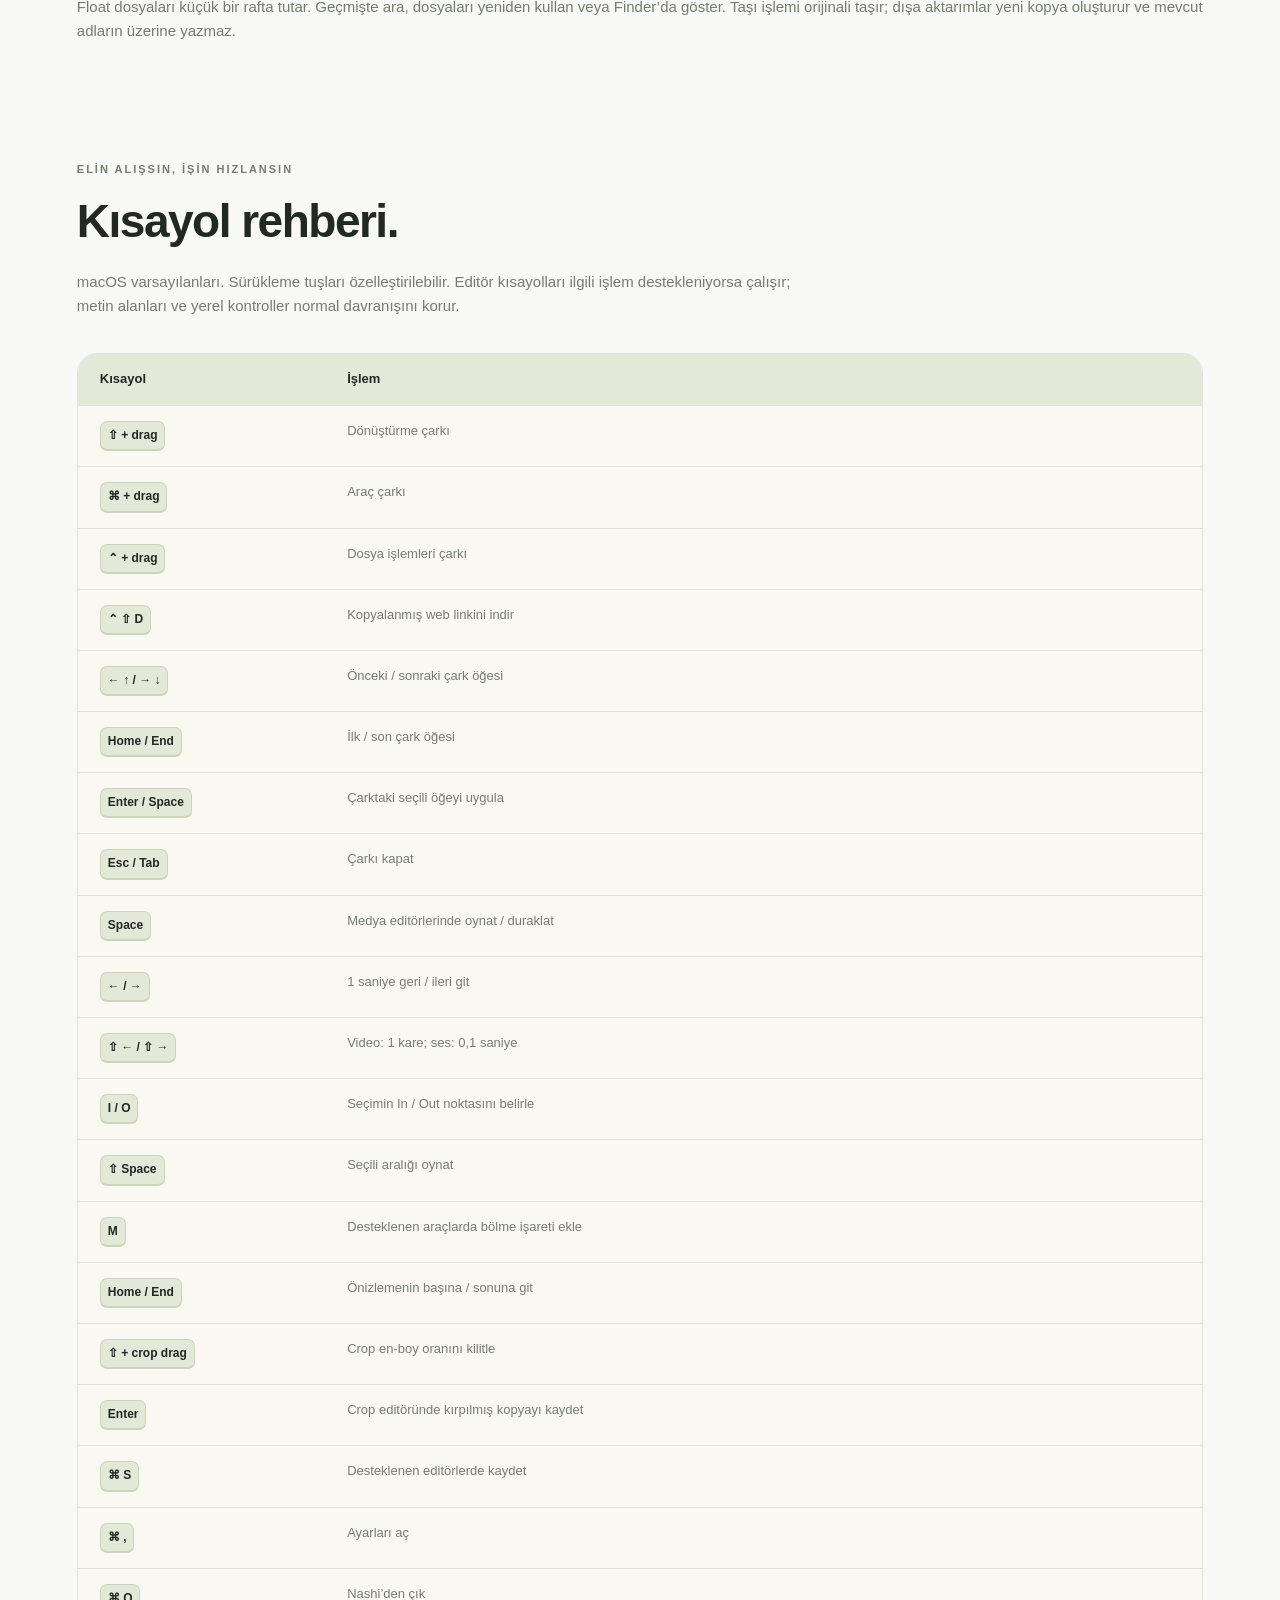
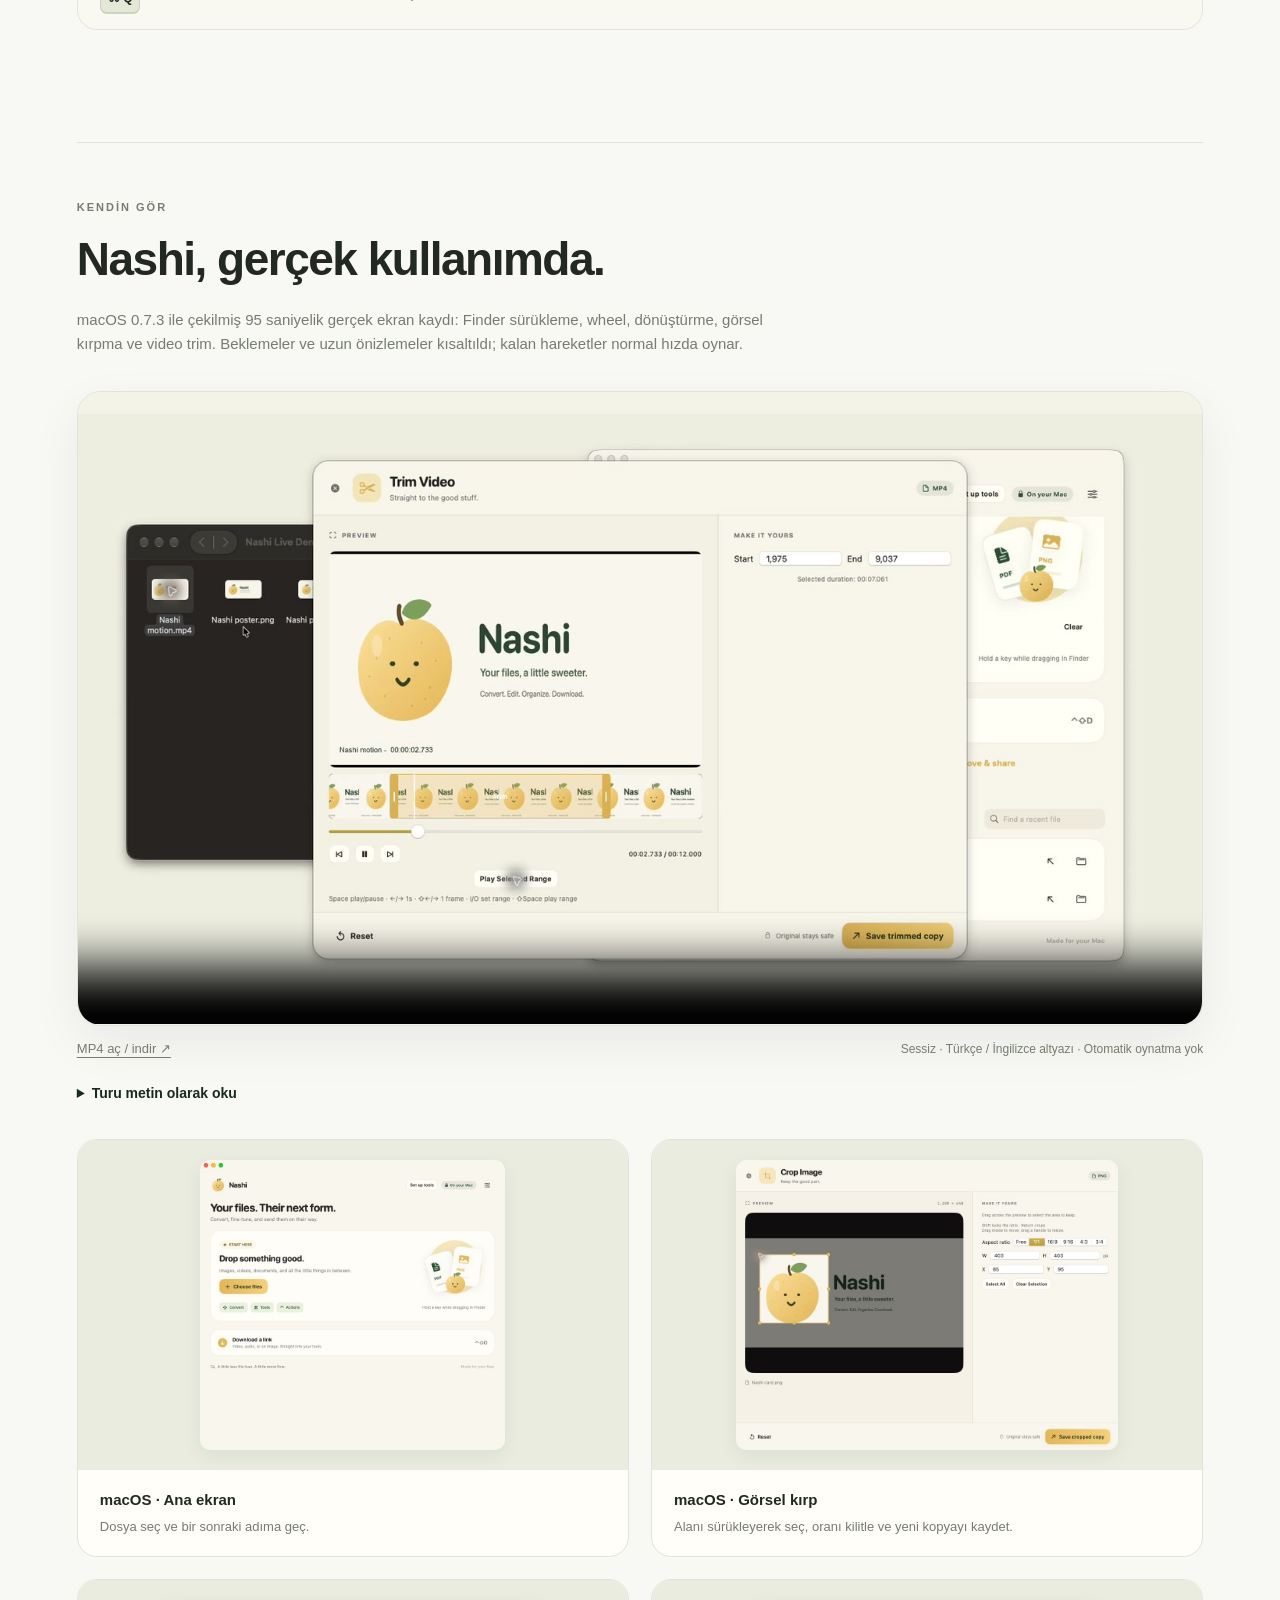
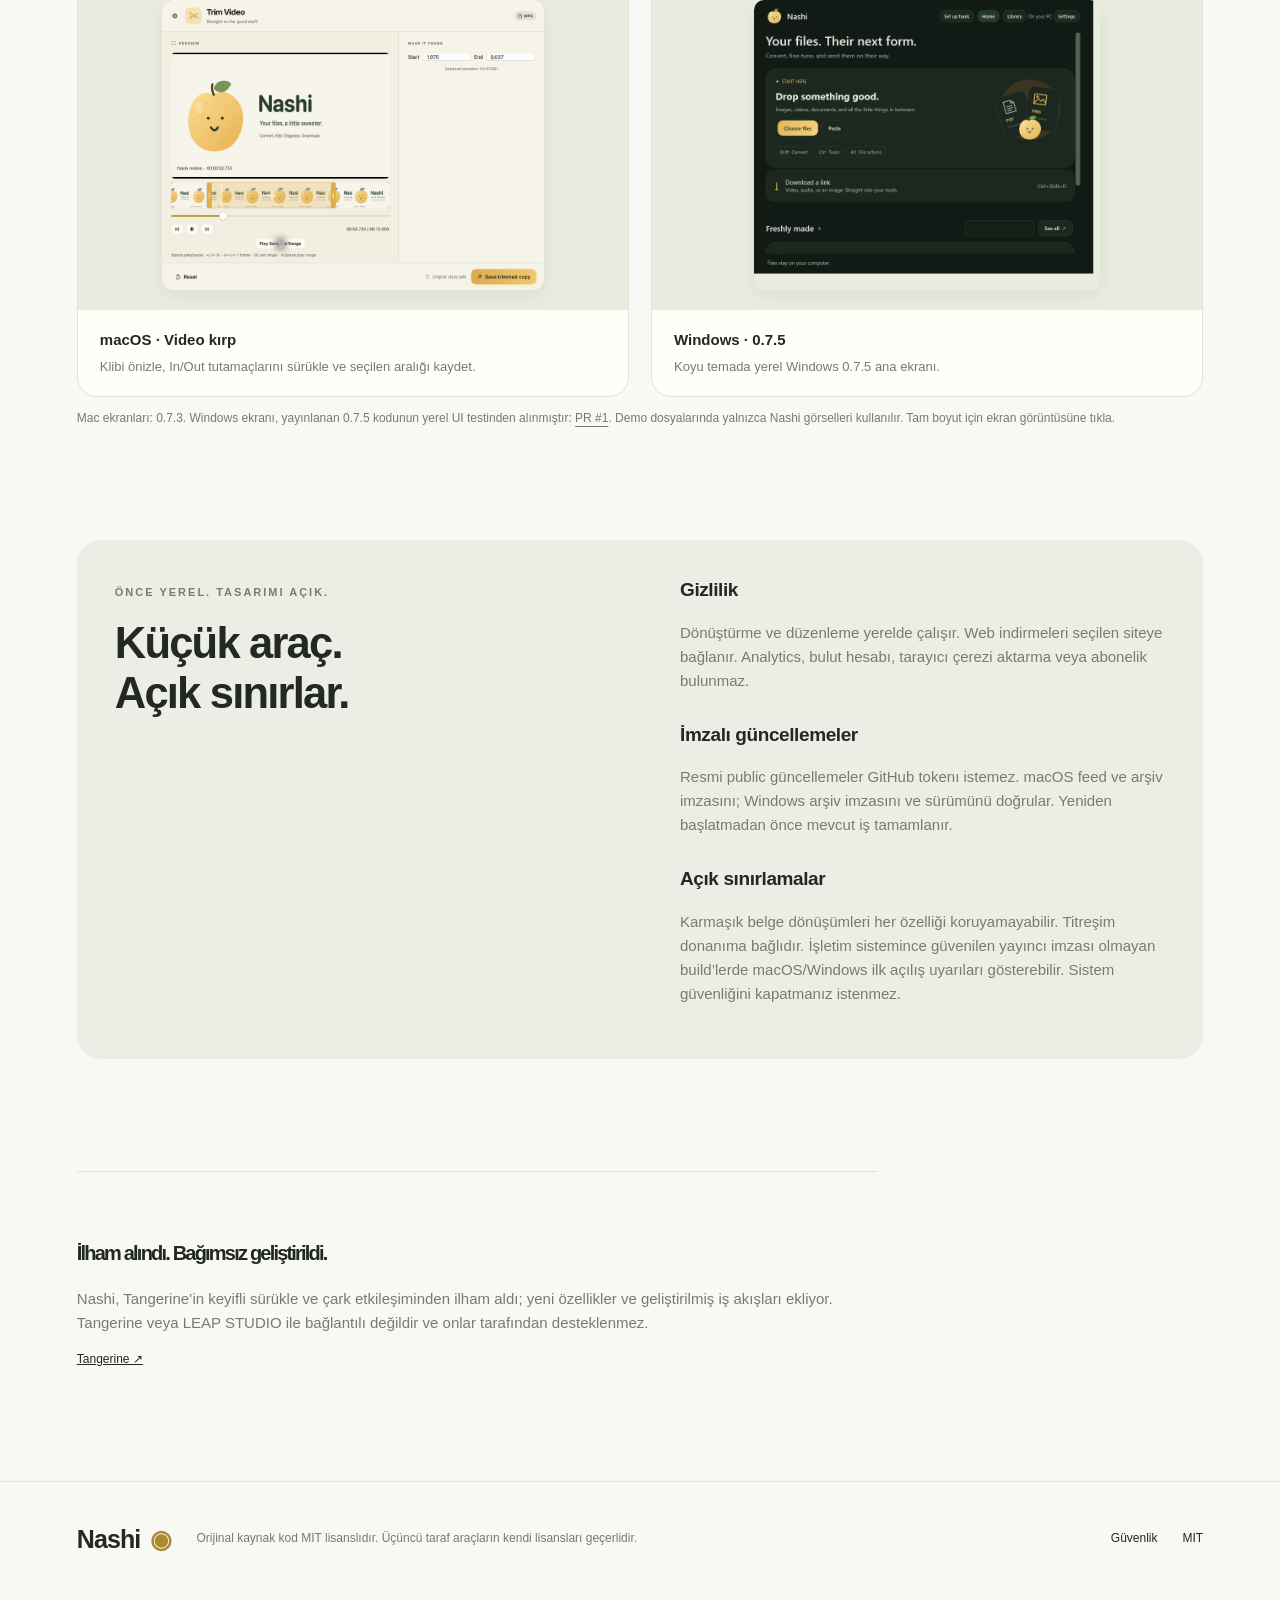
<file: docs/tr/index.html>
<!doctype html>
<html lang="tr"><head><meta charset="utf-8"><meta name="viewport" content="width=device-width,initial-scale=1">
<meta http-equiv="Content-Security-Policy" content="default-src 'none'; img-src 'self' blob: data:; media-src 'self' blob:; style-src 'self' 'unsafe-inline'; script-src 'self'; connect-src 'self' blob:; base-uri 'none'; form-action 'none'">
<meta name="description" content="Nashi: açık kaynaklı yerel dosya dönüştürme, düzenleme, web indirme ve sürükleme çarkı. Tüm özellikler, formatlar ve kısayollar.">
<title>Nashi — Dosyaların için tatlı bir kolaylık</title><link rel="icon" href="../assets/nashi.png"><link rel="stylesheet" href="../assets/site.css?v=03d6fb7e5bfe"><link rel="stylesheet" href="../assets/playground.css?v=f20c713af9a6"><script src="../assets/vendor/pdf-lib.min.js" defer></script><script src="../assets/playground.js?v=f20c713af9a6" defer></script></head>
<body><a class="skip" href="#main">İçeriğe geç</a><header><a class="brand" href="#"><img src="../assets/nashi.png" alt="" width="42" height="42">Nashi</a><nav aria-label="Ana gezinme"><a href="#playground">Dene</a><a href="#features">Özellikler</a><a href="#formats">Formatlar</a><a href="#shortcuts">Kısayollar</a><a href="../index.html">EN</a><a class="nav-github" href="https://github.com/orkunisitmak/nashi-app">GitHub ↗</a></nav></header>
<main id="main"><section class="hero"><span class="eyebrow">MAC + WINDOWS · ÜCRETSİZ & AÇIK KAYNAK</span><h1>Dosyaların.<br><em>Akışını bozmadan.</em></h1><p class="intro">Bir dosya sürükle. Bir tuşa bas. İstediğin hale getir. Dönüştür, kırp, düzenle; işine kaldığın yerden devam et.</p><div class="hero-actions"><a class="button primary" href="#download">Nashi’yi indir ↓</a><a class="button secondary" href="#playground">Tarayıcıda dene ↗</a></div><p class="subtle">Dosyaların sende kalır. Yerel işlem. Abonelik yok.</p></section>
<section id="playground" aria-label="Etkileşimli Nashi demosu"><div class="live-loading">Demo masaüstün hazırlanıyor…</div><noscript><p class="demo-noscript">Etkileşimli demo için JavaScript’i aç. Aşağıdaki gerçek kullanım kaydını da izleyebilirsin.</p></noscript></section>
<div class="demo-stats"><div><strong>300</strong><span>dönüşüm yolu</span></div><div><strong>27</strong><span>dosya aracı</span></div><div><strong>6</strong><span>dosya işlemi</span></div></div>

<section class="status" id="download"><div><span class="eyebrow">Nashi’yi indir</span><h2>Dosyaların için hazır.</h2><p>Resmi Mac ve Windows paketleri hazır. ZIP’i aç ve uygulamayı çalıştır. Medya/Office araçları için Set up tools ile bir kez doğrulanmış indirmeleri yap. Temel yerel görsel ve PDF özellikleri hemen çalışır.</p><p class="subtle">İlk public build’lerde Apple notarization / Windows Authenticode yayıncı imzası yok; işletim sistemi ilk açılışta onay isteyebilir.</p></div><div class="platforms"><div><strong>macOS</strong><span>Apple Silicon · macOS 13+</span><a class="button primary" href="https://github.com/orkunisitmak/nashi-app/releases/latest/download/Nashi-macOS-arm64.zip">Mac ZIP indir ↗</a></div><div><strong>Windows</strong><span>x64 · Yerel önizleme</span><a class="button secondary" href="https://github.com/orkunisitmak/nashi-app/releases/latest/download/Nashi-Windows-x64.zip">Windows ZIP indir ↗</a></div><a href="https://github.com/orkunisitmak/nashi-app/releases/latest">Yayın notları ve hash dosyası ↗</a></div></section>
<section class="flow"><div class="section-heading"><span class="eyebrow">Günlük kullanım</span><h2>Tek hareket. Bir sürü olasılık.</h2></div><div class="flow-grid"><article><b>01</b><h3>Seç veya sürükle</h3><p>Ana ekrandan dosya seç veya Finder’da dosyayı sürüklerken Shift, Command ya da Control basılı tut.</p></article><article><b>02</b><h3>İstediğin hale getir</h3><p>Formatı veya aracı seç. Düzenlemeyi önizle; hassas ayarlar için klavyeyi kullan.</p></article><article><b>03</b><h3>Yeni kopyayı kaydet</h3><p>Gerçek ilerlemeyi izle ve yeni çıktıyı kaydet. Tamamlandığında kısa, çerçevesiz bir bildirim görünür.</p></article></div></section>
<section id="features"><div class="section-heading"><span class="eyebrow">Nashi araç kutusu</span><h2>27 araç. Üretmek için alan.</h2><p>Mac ve Windows’un ortak araç kataloğu. Platforma özgü ayrıntılar aşağıda listelenir.</p></div><div class="tool-grid"><article class="tool"><span class="tool-number">01</span><h3>Sıkıştır</h3><p>Görsel, video, ses ve PDF sıkıştırma. Desteklenen türlerde kalite, küçültme oranı veya hedef boyut seçilir; ulaşılamayan hedefler açıklanır.</p><button class="try-tool" data-try-tool="compress">Bu aracı dene ↗</button></article><article class="tool"><span class="tool-number">02</span><h3>Metadata</h3><p>Desteklenen görsel, PDF ve medya metadatasını incele, düzenle veya kaldır. Track/chapter alanları dahil; yeni kopya oluşturulur.</p><button class="try-tool" data-try-tool="removeMetadata">Bu aracı dene ↗</button></article><article class="tool"><span class="tool-number">03</span><h3>Görsel düzenle</h3><p>Boyutlandır, döndür, yansıt; parlaklık, kontrast ve doygunluğu önizleyerek ayarla.</p><button class="try-tool" data-try-tool="editImage">Bu aracı dene ↗</button></article><article class="tool"><span class="tool-number">04</span><h3>İşaretle</h3><p>Bağımsız serbest çizim/marker ve şekiller, metin, oklar ve Select / Move. Her çizim aracı tek başına çalışır.</p><button class="try-tool" data-try-tool="annotateImage">Bu aracı dene ↗</button></article><article class="tool"><span class="tool-number">05</span><h3>Çerçeve ekle</h3><p>Kenar boşluğu, arka plan, köşe ve gölge ayarlarıyla görsel çerçevesi oluştur.</p><button class="try-tool" data-try-tool="frameImage">Bu aracı dene ↗</button></article><article class="tool"><span class="tool-number">06</span><h3>Görseli kırp</h3><p>Sürükleyerek alan seç, taşı veya boyutlandır. Shift oranı kilitler; Enter kırpılmış kopyayı kaydeder.</p><button class="try-tool" data-try-tool="cropImage">Bu aracı dene ↗</button></article><article class="tool"><span class="tool-number">07</span><h3>Ses seviyesini eşitle</h3><p>Önce ses yüksekliği analiz edilir; hedef loudness, aralık ve true-peak değerleriyle kopya kaydedilir.</p><button class="try-tool" data-try-tool="normalizeAudio">Bu aracı dene ↗</button></article><article class="tool"><span class="tool-number">08</span><h3>Video sesini kaldır</h3><p>Video akışını koruyarak sessiz bir kopya oluştur.</p><button class="try-tool" data-try-tool="muteVideo">Bu aracı dene ↗</button></article><article class="tool"><span class="tool-number">09</span><h3>Video kırp</h3><p>Önizle, In/Out tutamaçlarını sürükle, seçimi taşı ve aralığı dışa aktar. Klavyeyle oynatma, gezinme ve I/O kesimi kolaylaştırır.</p><button class="try-tool" data-try-tool="trimVideo">Bu aracı dene ↗</button></article><article class="tool"><span class="tool-number">10</span><h3>PDF böl</h3><p>Sayfa aralıklarını ve dosya başına sayfa sayısını seçerek PDF’yi tek tek veya gruplar halinde böl.</p><button class="try-tool" data-try-tool="splitPDF">Bu aracı dene ↗</button></article><article class="tool"><span class="tool-number">11</span><h3>PDF düzenle</h3><p>Sayfaları sırala, çıkar ve döndür. Eşit genişlik seçeneği, belge özelliklerinin güvenle korunabildiği dosyalarda kullanılır.</p><button class="try-tool" data-try-tool="organizePDF">Bu aracı dene ↗</button></article><article class="tool"><span class="tool-number">12</span><h3>Arşiv aç</h3><p>ZIP, TAR, GZIP ve RAR arşivlerini yeni klasöre çıkar. Yol ve link denetimleri klasör dışına yazmayı engeller.</p><button class="try-tool" data-try-tool="extractArchive">Bu aracı dene ↗</button></article><article class="tool"><span class="tool-number">13</span><h3>Görsellerden PDF</h3><p>Seçili görselleri istenen sırayla yeni bir PDF’de birleştir.</p><button class="try-tool" data-try-tool="createPDF">Bu aracı dene ↗</button></article><article class="tool"><span class="tool-number">14</span><h3>PDF birleştir</h3><p>Birden fazla PDF’yi desteklenen sayfa içeriği ve gezinme özellikleri korunarak birleştir; orijinaller değişmez.</p><button class="try-tool" data-try-tool="mergePDF">Bu aracı dene ↗</button></article><article class="tool"><span class="tool-number">15</span><h3>Video alanını kırp</h3><p>Video önizlemesinde alan seç. Sürükle, boyutlandır; Shift ile oranı kilitle, Enter ile kopyayı dışa aktar.</p><button class="try-tool" data-try-tool="cropVideo">Bu aracı dene ↗</button></article><article class="tool"><span class="tool-number">16</span><h3>Video hızını değiştir</h3><p>Önizleme kontrolleriyle video hızını ve buna eşlik eden ses temposunu değiştir.</p><button class="try-tool" data-try-tool="changeVideoSpeed">Bu aracı dene ↗</button></article><article class="tool"><span class="tool-number">17</span><h3>Videoları birleştir</h3><p>Klipleri sırayla birleştir; boyut, kare hızı ve ses düzeni tutarlı bir çıktıya uyarlanır.</p><button class="try-tool" data-try-tool="joinVideos">Bu aracı dene ↗</button></article><article class="tool"><span class="tool-number">18</span><h3>Videodan kare al</h3><p>Zaman noktalarını seçip kareleri yeni PNG dosyaları olarak kaydet.</p><button class="try-tool" data-try-tool="videoSnapshots">Bu aracı dene ↗</button></article><article class="tool"><span class="tool-number">19</span><h3>Video böl</h3><p>İşaretlerden, eşit klip sayısından veya aralıklardan böl. İstenmeyen parçaları çıkar; kalanları ayrı veya birleşik kaydet.</p><button class="try-tool" data-try-tool="splitVideo">Bu aracı dene ↗</button></article><article class="tool"><span class="tool-number">20</span><h3>Sesten video</h3><p>Ses dosyasından waveform, spektrum, frekans çubukları veya sabit görselle video oluştur.</p><button class="try-tool" data-try-tool="audioToVideo">Bu aracı dene ↗</button></article><article class="tool"><span class="tool-number">21</span><h3>Ses kırp</h3><p>Waveform önizleme, In/Out tutamaçları ve seçili aralığı oynatma. İsteğe bağlı sessizlik kesme ve klavyeyle gezinme.</p><button class="try-tool" data-try-tool="trimAudio">Bu aracı dene ↗</button></article><article class="tool"><span class="tool-number">22</span><h3>Ses kanalları</h3><p>Mono/stereo dönüşümü yap, sol/sağ seviyelerini ayarla ve kanalları önizle.</p><button class="try-tool" data-try-tool="audioChannels">Bu aracı dene ↗</button></article><article class="tool"><span class="tool-number">23</span><h3>Kolaj oluştur</h3><p>Birden fazla görseli aralık ve arka plan ayarlarıyla düzenlenebilir bir kolajda birleştir.</p><button class="try-tool" data-try-tool="createCollage">Bu aracı dene ↗</button></article><article class="tool"><span class="tool-number">24</span><h3>Görselde gizle</h3><p>Alan seçip düz renk, blur veya pikselleştirme uygula. Paylaşmadan önce çıktıyı kontrol et.</p><button class="try-tool" data-try-tool="redactImage">Bu aracı dene ↗</button></article><article class="tool"><span class="tool-number">25</span><h3>Videoda gizle</h3><p>Düz renk, blur veya pikselleştirme için dikdörtgen alanlar ve zaman aralıkları seç.</p><button class="try-tool" data-try-tool="redactVideo">Bu aracı dene ↗</button></article><article class="tool"><span class="tool-number">26</span><h3>Seste gizle</h3><p>Bleep veya sessizlikle değiştirilecek aralıkları seç; sesin geri kalanı korunur.</p><button class="try-tool" data-try-tool="redactAudio">Bu aracı dene ↗</button></article><article class="tool"><span class="tool-number">27</span><h3>QR kod oku</h3><p>Desteklenen görsel ve PDF sayfalarını tara; bulunan içerikleri inceleyip rapor dışa aktar.</p><button class="try-tool" data-try-tool="readQRCode">Bu aracı dene ↗</button></article></div></section>
<section id="windows" class="actions"><span class="eyebrow">Windows x64</span><h2>Yerel bir önizleme. Tanıdık bir akış.</h2><div class="tool-grid"><article><h3>Görseller</h3><p>PNG, JPG, BMP, GIF ve TIFF dönüşümü; PDF dışa aktarma. Boyutlandırma, crop, döndürme, yatay yansıtma, ayrı marker/dikdörtgen çizimi, JPEG sıkıştırma ve metadata kaldırma. GIF içe aktarma ilk kareyi kullanır.</p></article><article><h3>Medya</h3><p>Video/ses dönüşümü ve 15 araç: sıkıştırma, metadata kaldırma, loudness eşitleme, sessiz video; video trim/crop/hız/birleştirme/kare çıkarma/bölme/redaksiyon; ses görselleştirme, ses trim/kanallar/bleep. Dışa aktarma doğrulanmış FFmpeg kullanır; önizleme Windows codec’lerine bağlıdır.</p></article><article><h3>PDF & ZIP</h3><p>PDF birleştir, sayfaları böl ve seçili sayfa numaralarını sırala. Dosyalardan ZIP oluştur; yol/link, giriş sayısı ve açılmış boyut denetimleriyle ZIP çıkar. Mevcut dosyaların üzerine yazılmaz.</p></article><article><h3>Günlük kontroller</h3><p>Mac tasarımında Home ve aranabilir Library; Sistem/Açık/Koyu görünüm. Dosya bırak veya Ctrl+V ile metin, görsel ve dosya yapıştır. Ctrl+O dosya seçer; Ctrl+Space çarkı açar; Ctrl+2 Library; Ctrl+F arama. Library ve yapıştırılan dosyalar güncellemede korunur. Space oynatır/duraklatır; sağ/sol ok 1 saniye gider; I/O medya aralığını belirler. Crop: sürükle, Shift ile oran kilidi, Enter ile kaydet. Escape editörü kapatır. Public linkten video/ses/thumbnail indirme ve imzalı public güncelleme vardır.</p></article></div><p>Windows eş özellik build’i Explorer sürükleme çarklarını, Float rafını, klasör otomasyonunu, Office/Pages dönüşümünü, QR okumayı ve Büyüt dahil sekiz pencere düzenini içerir. AirDrop yerine Windows Share kullanılır; sistem izinleri, codec’ler ve yerel pencereler işletim sistemine göre çalışır.</p></section>
<section class="web-feature"><span class="eyebrow">Web’den iş akışına</span><h2>Bir link. Bir dosya. İşlemek sana kalmış.</h2><p>Public video paylaşım linkini veya doğrudan medya adresini yapıştır. Video, MP3 ya da orijinal görsel/medyayı; kaliteyi ve klasörü seç. YouTube kartlarında video ve thumbnail ayrı sunulabilir; Instagram reel kartlarında gerçek reel linki gerekir.</p><p>Kopyalanmış link için Control–Shift–D kullan; tarayıcı kartını Command ile sürükle veya Ana ekrana bırak. Bazı oynatıcılar yalnızca poster/blob adresi verir; bu durumda paylaşım linkini kopyala. Site desteği değişebilir. Instagram fotoğraf gönderileri seçim listesi açar; seçilen görseller gönderi sırasıyla kaydedilir. Reels’te thumbnail seçeneği yoktur. DRM, canlı yayın, giriş gerektiren medya, tüm profil indirme ve video playlistleri desteklenmez.</p><button id="try-download" class="button secondary">İndirme akışını dene ↗</button></section>
<section id="formats"><div class="section-heading"><span class="eyebrow">Formatları açıkça gör</span><h2>46 girdi. 300 dönüşüm yolu.</h2><p>Bu tablo uygulama kataloğundan üretilir. Bir formatın listelenmesi, her gelişmiş belge özelliğinin korunabildiği anlamına gelmez. PDF→DOCX/XLSX yeniden kurma sezgiseldir; PDF→PPTX sayfa görselleri kullanır.</p></div><label class="search-label" for="format-search">Girdi veya çıktı formatı ara</label><input id="format-search" type="search" placeholder="PNG, MP4, PDF…" autocomplete="off"><div class="table-wrap"><table id="format-table"><thead><tr><th>Girdi</th><th>Çıktılar</th></tr></thead><tbody><tr><th scope="row">AIFF</th><td>MP3, M4A, WAV, FLAC, OGG, OPUS, WMA</td></tr><tr><th scope="row">AVI</th><td>MP4, MOV, MKV, WEBM, WMV, GIF, MP3, M4A, WAV, FLAC, OGG</td></tr><tr><th scope="row">AVIF</th><td>JPG, PNG, WEBP, HEIC, TIFF, BMP, PDF</td></tr><tr><th scope="row">BMP</th><td>JPG, PNG, WEBP, HEIC, TIFF, AVIF, PDF</td></tr><tr><th scope="row">CSV</th><td>XLSX, ODS, TSV, PDF</td></tr><tr><th scope="row">DOCX</th><td>PAGES, PDF, TXT, MD, HTML, EPUB, PNG, JPG</td></tr><tr><th scope="row">EPUB</th><td>PDF, DOCX, PAGES, TXT, MD, HTML</td></tr><tr><th scope="row">FLAC</th><td>MP3, M4A, WAV, OGG, OPUS, AIFF, WMA</td></tr><tr><th scope="row">GIF</th><td>MP4, MOV, MKV, WEBM, AVI, WMV</td></tr><tr><th scope="row">GZ</th><td>ZIP, TAR</td></tr><tr><th scope="row">HEIC</th><td>JPG, PNG, WEBP, TIFF, AVIF, BMP, PDF</td></tr><tr><th scope="row">HTML</th><td>PDF</td></tr><tr><th scope="row">JPG</th><td>PNG, WEBP, HEIC, TIFF, AVIF, BMP, PDF</td></tr><tr><th scope="row">M4A</th><td>MP3, WAV, FLAC, OGG, OPUS, AIFF, WMA</td></tr><tr><th scope="row">MD</th><td>DOCX, PAGES, PDF, TXT, HTML, EPUB, PNG, JPG</td></tr><tr><th scope="row">MKV</th><td>MP4, MOV, WEBM, AVI, WMV, GIF, MP3, M4A, WAV, FLAC, OGG</td></tr><tr><th scope="row">MOV</th><td>MP4, MKV, WEBM, AVI, WMV, GIF, MP3, M4A, WAV, FLAC, OGG</td></tr><tr><th scope="row">MP3</th><td>M4A, WAV, FLAC, OGG, OPUS, AIFF, WMA</td></tr><tr><th scope="row">MP4</th><td>MOV, MKV, WEBM, AVI, WMV, GIF, MP3, M4A, WAV, FLAC, OGG</td></tr><tr><th scope="row">ODS</th><td>XLSX, CSV, TSV, PDF</td></tr><tr><th scope="row">OGG</th><td>MP3, M4A, WAV, FLAC, OPUS, AIFF, WMA</td></tr><tr><th scope="row">OPUS</th><td>MP3, M4A, WAV, FLAC, OGG, AIFF, WMA</td></tr><tr><th scope="row">PAGES</th><td>DOCX, PDF, TXT, MD, HTML, EPUB, PNG, JPG</td></tr><tr><th scope="row">PDF</th><td>DOCX, PAGES, PPTX, XLSX, JPG, PNG, EPUB, TXT, MD</td></tr><tr><th scope="row">PNG</th><td>JPG, WEBP, HEIC, TIFF, AVIF, BMP, PDF</td></tr><tr><th scope="row">PPT</th><td>PDF, JPG, PNG</td></tr><tr><th scope="row">PPTX</th><td>PDF, JPG, PNG</td></tr><tr><th scope="row">RAR</th><td>ZIP, TAR, GZ</td></tr><tr><th scope="row">RTF</th><td>DOCX, PAGES, PDF, TXT, MD, HTML, EPUB, PNG, JPG</td></tr><tr><th scope="row">RTFD</th><td>DOCX, PAGES, PDF, TXT, MD, HTML, EPUB, PNG, JPG</td></tr><tr><th scope="row">SRT</th><td>VTT, TXT</td></tr><tr><th scope="row">SVG</th><td>JPG, PNG, WEBP, HEIC, TIFF, AVIF, BMP, PDF</td></tr><tr><th scope="row">TAR</th><td>ZIP, GZ</td></tr><tr><th scope="row">TEXTCLIPPING</th><td>DOCX, PAGES, PDF, TXT, MD, HTML, EPUB, PNG, JPG</td></tr><tr><th scope="row">TIFF</th><td>JPG, PNG, WEBP, HEIC, AVIF, BMP, PDF</td></tr><tr><th scope="row">TSV</th><td>XLSX, ODS, CSV, PDF</td></tr><tr><th scope="row">TXT</th><td>DOCX, PAGES, PDF, MD, HTML, EPUB, JPG, PNG</td></tr><tr><th scope="row">VTT</th><td>SRT, TXT</td></tr><tr><th scope="row">WAV</th><td>MP3, M4A, FLAC, OGG, OPUS, AIFF, WMA</td></tr><tr><th scope="row">WEBM</th><td>MP4, MOV, MKV, AVI, WMV, GIF, MP3, M4A, WAV, FLAC, OGG</td></tr><tr><th scope="row">WEBP</th><td>JPG, PNG, HEIC, TIFF, AVIF, BMP, PDF</td></tr><tr><th scope="row">WMA</th><td>MP3, M4A, WAV, FLAC, OGG, OPUS, AIFF</td></tr><tr><th scope="row">WMV</th><td>MP4, MOV, MKV, WEBM, AVI, GIF, MP3, M4A, WAV, FLAC, OGG</td></tr><tr><th scope="row">XLS</th><td>XLSX, ODS, CSV, TSV, PDF</td></tr><tr><th scope="row">XLSX</th><td>ODS, CSV, TSV, PDF</td></tr><tr><th scope="row">ZIP</th><td>TAR, GZ</td></tr></tbody></table></div></section>
<section class="actions"><h2>Dosyaları ilerletmenin altı yolu.</h2><div class="action-list"><span>AirDrop</span><span>Float rafı</span><span>Kopyala</span><span>Taşı</span><span>Yolu kopyala</span><span>Terminal’de aç</span></div><p>Float dosyaları küçük bir rafta tutar. Geçmişte ara, dosyaları yeniden kullan veya Finder’da göster. Taşı işlemi orijinali taşır; dışa aktarımlar yeni kopya oluşturur ve mevcut adların üzerine yazmaz.</p></section>
<section id="shortcuts"><div class="section-heading"><span class="eyebrow">Elin alışsın, işin hızlansın</span><h2>Kısayol rehberi.</h2><p>macOS varsayılanları. Sürükleme tuşları özelleştirilebilir. Editör kısayolları ilgili işlem destekleniyorsa çalışır; metin alanları ve yerel kontroller normal davranışını korur.</p></div><div class="table-wrap"><table><thead><tr><th>Kısayol</th><th>İşlem</th></tr></thead><tbody><tr><th scope="row"><kbd>⇧ + drag</kbd></th><td>Dönüştürme çarkı</td></tr><tr><th scope="row"><kbd>⌘ + drag</kbd></th><td>Araç çarkı</td></tr><tr><th scope="row"><kbd>⌃ + drag</kbd></th><td>Dosya işlemleri çarkı</td></tr><tr><th scope="row"><kbd>⌃ ⇧ D</kbd></th><td>Kopyalanmış web linkini indir</td></tr><tr><th scope="row"><kbd>← ↑ / → ↓</kbd></th><td>Önceki / sonraki çark öğesi</td></tr><tr><th scope="row"><kbd>Home / End</kbd></th><td>İlk / son çark öğesi</td></tr><tr><th scope="row"><kbd>Enter / Space</kbd></th><td>Çarktaki seçili öğeyi uygula</td></tr><tr><th scope="row"><kbd>Esc / Tab</kbd></th><td>Çarkı kapat</td></tr><tr><th scope="row"><kbd>Space</kbd></th><td>Medya editörlerinde oynat / duraklat</td></tr><tr><th scope="row"><kbd>← / →</kbd></th><td>1 saniye geri / ileri git</td></tr><tr><th scope="row"><kbd>⇧ ← / ⇧ →</kbd></th><td>Video: 1 kare; ses: 0,1 saniye</td></tr><tr><th scope="row"><kbd>I / O</kbd></th><td>Seçimin In / Out noktasını belirle</td></tr><tr><th scope="row"><kbd>⇧ Space</kbd></th><td>Seçili aralığı oynat</td></tr><tr><th scope="row"><kbd>M</kbd></th><td>Desteklenen araçlarda bölme işareti ekle</td></tr><tr><th scope="row"><kbd>Home / End</kbd></th><td>Önizlemenin başına / sonuna git</td></tr><tr><th scope="row"><kbd>⇧ + crop drag</kbd></th><td>Crop en-boy oranını kilitle</td></tr><tr><th scope="row"><kbd>Enter</kbd></th><td>Crop editöründe kırpılmış kopyayı kaydet</td></tr><tr><th scope="row"><kbd>⌘ S</kbd></th><td>Desteklenen editörlerde kaydet</td></tr><tr><th scope="row"><kbd>⌘ ,</kbd></th><td>Ayarları aç</td></tr><tr><th scope="row"><kbd>⌘ Q</kbd></th><td>Nashi’den çık</td></tr></tbody></table></div></section>
<section id="demo" class="showcase">
<div class="section-heading"><span class="eyebrow">Kendin gör</span><h2>Nashi, gerçek kullanımda.</h2><p>macOS 0.7.3 ile çekilmiş 95 saniyelik gerçek ekran kaydı: Finder sürükleme, wheel, dönüştürme, görsel kırpma ve video trim. Beklemeler ve uzun önizlemeler kısaltıldı; kalan hareketler normal hızda oynar.</p></div>
<div class="demo-player"><video controls playsinline preload="metadata" poster="../assets/showcase/demo-poster.jpg?v=50e9219b2083" width="1440" height="810" aria-label="Nashi gerçek kullanım ekran kaydı"><source src="../assets/showcase/nashi-demo.mp4?v=50e9219b2083" type="video/mp4"><track kind="captions" src="../assets/showcase/demo-en.vtt?v=50e9219b2083" srclang="en" label="English" ><track kind="captions" src="../assets/showcase/demo-tr.vtt?v=50e9219b2083" srclang="tr" label="Türkçe" default><a href="../assets/showcase/nashi-demo.mp4?v=50e9219b2083">MP4 demoyu aç</a></video></div>
<p class="demo-links"><a href="../assets/showcase/nashi-demo.mp4?v=50e9219b2083">MP4 aç / indir ↗</a><span>Sessiz · Türkçe / İngilizce altyazı · Otomatik oynatma yok</span></p>
<details class="demo-transcript"><summary>Turu metin olarak oku</summary><ol><li>Finder’da görseli sürüklerken Shift’e bas.</li><li>Dönüştürme çarkında JPG’nin üzerine bırakarak yeni kopya oluştur.</li><li>Crop Image içinde alanı sürükleyerek seç. Shift oranı kilitler; Enter kırpılmış kopyayı kaydeder.</li><li>Videoyu Command ile sürükleyip Trim Video’yu seç. Space ile oynat; In/Out tutamaçlarıyla aralığı belirle. Seçimi önizle ve yeni klibi kaydet.</li><li>Çıktıları Freshly made ve Finder’da bul. Demoda JPG, 410×410 kırpılmış görsel ve 12 saniyelik kaynaktan 7,07 saniyelik klip oluşturulur; orijinaller korunur.</li></ol></details>
<div class="screenshot-grid"><figure class="screenshot-card"><a href="../assets/showcase/mac-home.png"><img src="../assets/showcase/mac-home.png" alt="macOS · Ana ekran" loading="lazy" width="820" height="780"></a><figcaption><strong>macOS · Ana ekran</strong><span>Dosya seç ve bir sonraki adıma geç.</span></figcaption></figure><figure class="screenshot-card"><a href="../assets/showcase/mac-crop.png"><img src="../assets/showcase/mac-crop.png" alt="macOS · Görsel kırp" loading="lazy" width="1000" height="760"></a><figcaption><strong>macOS · Görsel kırp</strong><span>Alanı sürükleyerek seç, oranı kilitle ve yeni kopyayı kaydet.</span></figcaption></figure><figure class="screenshot-card"><a href="../assets/showcase/mac-trim.png"><img src="../assets/showcase/mac-trim.png" alt="macOS · Video kırp" loading="lazy" width="1000" height="760"></a><figcaption><strong>macOS · Video kırp</strong><span>Klibi önizle, In/Out tutamaçlarını sürükle ve seçilen aralığı kaydet.</span></figcaption></figure><figure class="screenshot-card"><a href="../assets/showcase/windows-home-preview.png"><img src="../assets/showcase/windows-home-preview.png" alt="Windows · 0.7.5" loading="lazy" width="820" height="756"></a><figcaption><strong>Windows · 0.7.5</strong><span>Koyu temada yerel Windows 0.7.5 ana ekranı.</span></figcaption></figure></div>
<p class="subtle">Mac ekranları: 0.7.3. Windows ekranı, yayınlanan 0.7.5 kodunun yerel UI testinden alınmıştır: <a href="https://github.com/orkunisitmak/nashi-app/pull/1">PR #1</a>. Demo dosyalarında yalnızca Nashi görselleri kullanılır. Tam boyut için ekran görüntüsüne tıkla.</p>
</section>
<section class="trust"><div><span class="eyebrow">Önce yerel. Tasarımı açık.</span><h2>Küçük araç.<br>Açık sınırlar.</h2></div><div><h3>Gizlilik</h3><p>Dönüştürme ve düzenleme yerelde çalışır. Web indirmeleri seçilen siteye bağlanır. Analytics, bulut hesabı, tarayıcı çerezi aktarma veya abonelik bulunmaz.</p><h3>İmzalı güncellemeler</h3><p>Resmi public güncellemeler GitHub tokenı istemez. macOS feed ve arşiv imzasını; Windows arşiv imzasını ve sürümünü doğrular. Yeniden başlatmadan önce mevcut iş tamamlanır.</p><h3>Açık sınırlamalar</h3><p>Karmaşık belge dönüşümleri her özelliği koruyamayabilir. Titreşim donanıma bağlıdır. İşletim sistemince güvenilen yayıncı imzası olmayan build’lerde macOS/Windows ilk açılış uyarıları gösterebilir. Sistem güvenliğini kapatmanız istenmez.</p></div></section>
<section class="inspiration"><h2>İlham alındı. Bağımsız geliştirildi.</h2><p>Nashi, Tangerine’in keyifli sürükle ve çark etkileşiminden ilham aldı; yeni özellikler ve geliştirilmiş iş akışları ekliyor. Tangerine veya LEAP STUDIO ile bağlantılı değildir ve onlar tarafından desteklenmez.</p><a href="https://tangerineformac.com/">Tangerine ↗</a></section></main>
<footer><a class="brand" href="#">Nashi <span>◉</span></a><p>Orijinal kaynak kod MIT lisanslıdır. Üçüncü taraf araçların kendi lisansları geçerlidir.</p><a href="https://github.com/orkunisitmak/nashi-app/blob/main/SECURITY.md">Güvenlik</a><a href="https://github.com/orkunisitmak/nashi-app/blob/main/LICENSE">MIT</a></footer></body></html>
</file>
<file: docs/assets/site.css>
:root{color-scheme:light;--cream:#f5f3e9;--forest:#172a20;--sage:#e4e8d9;--gold:#e4bd59;--line:#d4d8c9;--muted:#5f6d61}*{box-sizing:border-box}html{scroll-behavior:smooth;scroll-padding-top:96px}body{margin:0;background:var(--cream);color:var(--forest);font-family:ui-rounded,-apple-system,BlinkMacSystemFont,"Segoe UI",sans-serif;line-height:1.6}a{color:inherit;text-decoration:none}a:hover{text-decoration:underline;text-underline-offset:5px}a:focus-visible,button:focus-visible,input:focus-visible{outline:3px solid #8f752a;outline-offset:5px}.skip{position:absolute;left:20px;top:-80px;padding:12px;background:var(--gold);z-index:10}.skip:focus{top:12px}header{position:sticky;top:0;z-index:5;display:flex;align-items:center;justify-content:space-between;gap:24px;padding:20px max(6vw,24px);background:#f5f3e9f2;border-bottom:1px solid var(--line);backdrop-filter:blur(14px)}.brand{display:flex;align-items:center;gap:10px;font-size:25px;font-weight:800;letter-spacing:-1px}nav{display:flex;align-items:center;gap:24px;font-size:14px;font-weight:600}.nav-github{background:var(--forest);color:var(--cream);padding:9px 16px;border-radius:40px}main,footer{max-width:1280px;margin:0 auto;padding:0 6vw}section{margin:112px 0}.hero{display:grid;grid-template-columns:1.1fr 1fr;gap:50px;align-items:center;margin:72px 0 108px;min-height:520px}.eyebrow{text-transform:uppercase;letter-spacing:2px;font-size:11px;font-weight:800;color:var(--muted)}h1{font-size:clamp(48px,6.6vw,87px);letter-spacing:-4px;line-height:1.06;margin:18px 0 24px;font-weight:780}h2{font-size:clamp(30px,3.4vw,44px);letter-spacing:-1.8px;line-height:1.15;margin:15px 0 22px}h3{line-height:1.25;letter-spacing:-.4px;font-size:19px}p{color:var(--muted);font-size:15px}.intro{font-size:19px;line-height:1.65;max-width:470px}.hero-actions{display:flex;gap:12px;flex-wrap:wrap;margin:30px 0 18px}.button{display:inline-flex;align-items:center;justify-content:center;padding:13px 21px;border-radius:15px;font-size:14px;font-weight:750;transition:transform .18s,background .18s}.button:hover{transform:translateY(-2px);text-decoration:none}.primary{background:var(--forest);color:var(--cream)}.secondary{background:var(--sage);color:var(--forest);border:1px solid var(--line)}.subtle{font-size:12px}.illustration{position:relative;display:grid;place-items:center;min-height:460px;background:radial-gradient(ellipse at center,#e6e5ce,transparent 69%)}.wheel{position:relative;width:316px;height:316px;border-radius:50%;background:var(--forest);border:11px solid #c9ceba;box-shadow:0 25px 45px #1b30241a;transform:rotate(-8deg)}.wheel:before,.wheel:after{content:"";position:absolute;background:#66705d;inset:0;width:2px;margin:auto;transform:rotate(45deg)}.wheel:after{transform:rotate(-45deg)}.wheel-center{position:absolute;inset:88px;border:5px solid #66705d;border-radius:50%;display:grid;place-items:center;z-index:2;background:#263d2e}.petal{position:absolute;color:var(--cream);font-size:11px;font-weight:750;letter-spacing:1px;z-index:1;transform:rotate(8deg)}.p1{top:35px;left:108px;color:var(--gold)}.p2{right:22px;top:140px}.p3{bottom:35px;left:116px}.p4{left:10px;top:140px}.file{position:absolute;z-index:3;display:flex;align-items:center;gap:10px;padding:16px 22px;background:#fffef8;box-shadow:0 12px 28px #1b302417;border:1px solid var(--line);border-radius:17px;font-size:22px}.file span{font-size:12px;font-weight:650}.float-a{left:0;top:28px;transform:rotate(-7deg);animation:float 6s ease-in-out infinite}.float-b{right:-14px;bottom:70px;transform:rotate(7deg);animation:float 6s ease-in-out -3s infinite}.done{position:absolute;bottom:8px;left:25px;background:var(--sage);border:1px solid #c9ceba;padding:14px 22px;border-radius:16px;font-size:12px;font-weight:650;box-shadow:0 10px 20px #1b30240b}.status{background:var(--forest);color:var(--cream);border-radius:30px;padding:38px;display:grid;grid-template-columns:1fr 1fr;gap:40px}.status p,.status .eyebrow{color:#c7cebf}.platforms{display:flex;flex-direction:column;justify-content:center;gap:16px}.platforms>div{display:flex;align-items:center;justify-content:space-between;gap:10px;flex-wrap:wrap;border-bottom:1px solid #425444;padding-bottom:14px}.platforms span{font-size:12px;color:#c7cebf}.pill{border:1px solid #71835d;padding:3px 10px;border-radius:30px}.muted{opacity:.7}.section-heading{max-width:720px;margin-bottom:35px}.flow-grid{display:grid;grid-template-columns:repeat(3,1fr);gap:28px}.flow-grid article{padding:24px 0;border-top:1px solid var(--line)}.flow b{color:#927226;font-size:13px}.tool-grid{display:grid;grid-template-columns:repeat(3,1fr);gap:16px}.tool{padding:24px;border:1px solid var(--line);border-radius:20px;background:#faf9f1;transition:transform .18s,border-color .18s}.tool:hover{transform:translateY(-3px);border-color:#a5b096}.tool-number{font-size:11px;font-weight:800;color:#7e8b68}.tool h3{margin:10px 0}.tool p{font-size:13px;margin-bottom:0}.web-feature{padding:45px;border-radius:30px;background:var(--sage)}.web-feature p{max-width:850px}.table-wrap{overflow:auto;border:1px solid var(--line);border-radius:20px;background:#faf9f1;margin-top:18px}table{border-collapse:collapse;width:100%;text-align:left;font-size:13px}th,td{padding:15px 22px;border-bottom:1px solid var(--line);vertical-align:top}tbody tr:last-child>*{border-bottom:0}thead{background:var(--sage)}tbody th{font-weight:750;width:22%}tbody td{color:var(--muted)}kbd{font-family:inherit;font-size:12px;white-space:nowrap;background:var(--sage);border:1px solid #ccd3bf;border-bottom-width:2px;border-radius:7px;padding:4px 7px;display:inline-block}.search-label{display:block;font-size:12px;font-weight:750;margin-bottom:8px}input{font:inherit;color:var(--forest);border:1px solid #b9c3aa;border-radius:13px;padding:12px 16px;background:#fffef8;width:min(100%,400px)}.action-list{display:flex;flex-wrap:wrap;gap:10px}.action-list span{border:1px solid var(--line);padding:10px 18px;border-radius:40px;background:var(--sage);font-size:13px;font-weight:650}.trust{display:grid;grid-template-columns:1fr 1fr;gap:80px}.trust h3{margin-top:30px}.trust h3:first-child{margin-top:0}.inspiration{border-top:1px solid var(--line);padding-top:55px;max-width:800px}.inspiration h2{font-size:29px}.inspiration a{text-decoration:underline}footer{display:flex;align-items:center;gap:25px;border-top:1px solid var(--line);padding-top:35px;padding-bottom:45px;font-size:12px}footer p{flex:1;font-size:12px}.brand span{color:#ad8a30}tr[hidden]{display:none}@keyframes float{50%{translate:0 -10px}}@media(max-width:950px){.hero{gap:15px}.wheel{scale:.88}.float-b{right:0}.file{padding:12px}.tool-grid{grid-template-columns:repeat(2,1fr)}nav{gap:16px}.status{grid-template-columns:1fr;gap:20px}h1{letter-spacing:-3px}.trust{gap:35px}}@media(max-width:650px){header{padding:14px 20px}.brand{font-size:22px}nav{gap:12px;font-size:12px}nav a:nth-child(2),nav a:nth-child(3){display:none}.nav-github{padding:7px 11px}main,footer{padding-left:22px;padding-right:22px}.hero{grid-template-columns:1fr;margin-top:45px;gap:18px;min-height:0}.hero h1{font-size:59px}.intro{font-size:17px}.illustration{min-height:405px}.wheel{scale:.92}.float-a{left:6px}.float-b{right:0}.done{left:15px;bottom:0}.tool-grid,.flow-grid,.trust{grid-template-columns:1fr}.tool{padding:22px}.status,.web-feature{padding:28px}.status{border-radius:23px}section{margin:74px 0}.platforms>div{gap:8px}.platforms strong{width:100%}.trust{gap:20px}th,td{padding:13px}footer{flex-wrap:wrap;gap:14px}footer p{flex-basis:100%;order:2;margin:0}}@media(prefers-reduced-motion:reduce){html{scroll-behavior:auto}*,*:before,*:after{animation:none!important;transition:none!important}}
/* Real app media stays static until the visitor starts the demo. */
.showcase{border-top:1px solid var(--line);padding-top:50px}.demo-player{overflow:hidden;border:1px solid var(--line);border-radius:24px;background:var(--cream);box-shadow:0 18px 50px #172a2010}.demo-player video{display:block;width:100%;height:auto;aspect-ratio:16/9;max-height:78vh;background:var(--cream)}.demo-links{display:flex;flex-wrap:wrap;align-items:center;justify-content:space-between;gap:12px;font-size:13px}.demo-links a,.showcase .subtle a{text-decoration:underline;text-underline-offset:4px}.demo-links span{font-size:12px}.demo-transcript{font-size:14px;color:var(--muted);margin:22px 0 35px}.demo-transcript summary{cursor:pointer;font-weight:700;color:var(--forest)}.demo-transcript ol{padding-left:22px}.screenshot-grid{display:grid;grid-template-columns:repeat(2,minmax(0,1fr));gap:22px}.screenshot-card{margin:0;overflow:hidden;border:1px solid var(--line);border-radius:20px;background:#fffef8}.screenshot-card>a{display:flex;align-items:center;justify-content:center;height:330px;padding:20px;background:#e9ecdf}.screenshot-card img{display:block;max-width:100%;max-height:100%;width:auto;height:auto;object-fit:contain;border-radius:10px;box-shadow:0 6px 20px #172a2010}.screenshot-card figcaption{padding:18px 22px}.screenshot-card strong,.screenshot-card span{display:block}.screenshot-card strong{font-size:15px}.screenshot-card span{font-size:13px;color:var(--muted);margin-top:5px}.showcase video:focus-visible,.showcase summary:focus-visible{outline:3px solid #8f752a;outline-offset:4px}@media(max-width:650px){.screenshot-grid{grid-template-columns:1fr}.screenshot-card>a{height:310px}.demo-player{border-radius:14px}.demo-player video{max-height:none}.showcase{padding-top:30px}}

@media(max-width:650px){nav a[href="#shortcuts"]{display:none}.nav-github{white-space:nowrap}}
</file>
<file: docs/assets/playground.css>
:root{--paper:#f8f8f5;--ink:#222822;--muted:#767c70;--pear:#ddbd64;--green:#283b2b;--line:#e2e4dc}html{scroll-behavior:smooth;scroll-padding-top:90px}body{background:var(--paper);color:var(--ink);font-family:ui-sans-serif,-apple-system,BlinkMacSystemFont,"Segoe UI",sans-serif}header{max-width:1160px;background:var(--paper);border-bottom:1px solid var(--line);padding:16px 24px;position:relative;z-index:4}header nav{gap:25px}.brand{font-weight:730;letter-spacing:-.9px}.brand img{width:34px;height:34px;border-radius:10px}.nav-github{background:var(--ink);color:white!important;border-radius:9px;padding:10px 15px}.hero{display:block!important;max-width:1120px;text-align:center;padding:76px 24px 20px;min-height:0}.hero h1{font-size:clamp(48px,7vw,86px);line-height:1.06;letter-spacing:-4px;font-weight:620;margin:24px auto;max-width:950px}.hero h1 em{font-style:normal;color:#9c803c}.hero .intro{max-width:600px;margin:0 auto;font-size:18px;line-height:1.7}.hero-actions{justify-content:center;margin-top:27px}.hero .eyebrow{font-size:11px;border:1px solid var(--line);padding:8px 13px;border-radius:20px;letter-spacing:1.1px}.button{font-size:14px;border-radius:11px;padding:13px 20px}.button.primary{background:var(--ink);color:#fff}.button.secondary{background:#fff;border:1px solid var(--line)}.hero .subtle{font-size:12px}.illustration{display:none}.live-intro{max-width:1120px;margin:auto;padding:24px 24px 0}.live-title{display:flex;align-items:center;justify-content:space-between;margin-bottom:15px;gap:20px}.live-title h2{font-size:15px;letter-spacing:-.2px;margin:0}.live-label{font-size:11px;font-weight:650;color:#708263;display:flex;align-items:center;gap:7px}.live-label:before{content:"";width:6px;height:6px;border-radius:100%;background:#8b9d67;box-shadow:0 0 0 4px #8b9d6716}.live-subtitle{font-size:12px;color:var(--muted);margin:0}.desktop{border:1px solid #dddccf;border-radius:22px;background:#eeeee7;box-shadow:0 25px 75px -30px #373c313a;overflow:hidden;position:relative;isolation:isolate}.desktop-toolbar{height:57px;background:#ffffffa8;border-bottom:1px solid #d9dbd2;display:flex;align-items:center;padding:0 20px;gap:20px}.window-dots{display:flex;gap:6px}.window-dots i{width:9px;height:9px;background:#d4d7cc;border-radius:100%}.desktop-title{font-size:12px;font-weight:600;flex:1}.desktop-toolbar button,.desktop-tabs button,.keystrip button,.utility-button{font:inherit;font-size:12px;border:1px solid var(--line);background:#ffffffb3;border-radius:8px;padding:7px 11px;cursor:pointer;color:var(--ink)}.desktop-toolbar button:hover,.utility-button:hover{border-color:#a3af8d}.desktop-tabs{display:flex;gap:5px;overflow-x:auto;padding:13px 17px;background:#ffffff40;scrollbar-width:thin}.desktop-tabs button{white-space:nowrap;border-color:transparent;background:transparent}.desktop-tabs button[aria-selected=true]{background:#fff;border-color:#daddd0;box-shadow:0 2px 3px #28302009}.demo-stage{height:340px;position:relative;touch-action:none;user-select:none;background:radial-gradient(ellipse at 78% 40%,#dce1c554,transparent 65%),radial-gradient(ellipse at 22% 78%,#e5d6b564,transparent 60%)}.stage-watermark{position:absolute;bottom:23px;right:25px;font-size:70px;letter-spacing:-4px;font-weight:740;color:#56643e09;pointer-events:none}.demo-file{position:absolute;width:126px;min-height:135px;display:flex;align-items:center;flex-direction:column;gap:9px;border:0;background:transparent;touch-action:none;cursor:grab;padding:9px;border-radius:11px;font:inherit;color:var(--ink)}.demo-file:active{cursor:grabbing}.demo-file[aria-pressed=true]{background:#c5d0b63b;outline:1px solid #b3bd9c77}.demo-file:focus-visible{outline:2px solid #6f814d;outline-offset:3px}.demo-file .file-preview{height:85px;width:94px;display:flex;align-items:center;justify-content:center;filter:drop-shadow(0 8px 8px #26312415);transition:transform .2s}.demo-file:hover .file-preview{transform:translateY(-4px) rotate(-3deg)}.demo-file img{width:94px;height:72px;object-fit:cover;border:4px solid white;border-radius:5px;pointer-events:none}.file-sheet{background:white;width:67px;height:83px;border-radius:4px 14px 4px 4px;border:1px solid #d7d9ce;display:flex;flex-direction:column;align-items:center;justify-content:center;gap:8px;font-size:11px;font-weight:750;color:var(--muted)}.file-sheet svg{width:26px;height:26px}.demo-file .filename{font-size:11px;max-width:125px;text-overflow:ellipsis;overflow:hidden;white-space:nowrap;padding:3px 6px;border-radius:4px}.demo-file[aria-pressed=true] .filename{background:#6b7c50;color:white}.drag-ghost{position:fixed;z-index:9999;pointer-events:none;width:64px;opacity:.85;filter:drop-shadow(0 5px 7px #0004)}.stage-tip{position:absolute;top:33px;width:100%;text-align:center;color:#848779;font-size:12px;pointer-events:none}.stage-tip kbd{background:#fff8;border:1px solid #d8dacd;padding:2px 6px;border-radius:4px;font-size:11px}.keystrip{display:flex;justify-content:center;gap:9px;padding:17px;background:#fafaf6d9;border-top:1px solid #d9dbd2;flex-wrap:wrap}.keystrip button{padding:9px 13px;display:flex;align-items:center;gap:8px;background:white}.keystrip button[aria-pressed=true]{background:#273a2c;color:#f9f4de;border-color:#273a2c}.keystrip kbd{font:inherit;font-size:14px;font-weight:600}.demo-bottomline{display:flex;justify-content:space-between;gap:15px;margin:15px 2px 0;font-size:11px;color:var(--muted);line-height:1.7}.demo-bottomline span:last-child{text-align:right}.mode-hint{font-size:11px;text-align:center;color:#8b9180;margin:12px}.demo-wheel{position:fixed;z-index:200;width:360px;height:360px;filter:drop-shadow(0 12px 28px #151e3440);user-select:none;touch-action:none;animation:wheel-in .16s ease-out}.demo-wheel svg{position:absolute;width:100%;height:100%;overflow:visible}.demo-wheel .sector{fill:#19251cf5;stroke:#818a7655;stroke-width:1.1;transition:fill .11s}.demo-wheel .sector.active{fill:#dfbe67}.wheel-option{position:absolute;transform:translate(-50%,-50%);border:0;background:none;color:#f2f2e8;width:86px;min-height:58px;text-align:center;display:flex;flex-direction:column;align-items:center;justify-content:center;gap:5px;font-size:9px;font-weight:700;line-height:1.15;text-transform:uppercase;white-space:normal;padding:4px;cursor:pointer}.wheel-option svg{position:static;width:20px;height:20px}.wheel-option.active{color:#18261c}.wheel-option:focus-visible{outline:2px solid #fff;border-radius:9px}.wheel-center{position:absolute!important;left:50%;top:50%;transform:translate(-50%,-50%);width:115px;height:115px;border-radius:50%;background:#15221b;display:flex;align-items:center;justify-content:center;flex-direction:column;color:#fff;text-align:center;gap:5px;font-size:13px;border:1px solid #a7b09633;pointer-events:none}.wheel-center small{font-size:9px;color:#aeb9a6;max-width:90px;text-overflow:ellipsis;overflow:hidden;white-space:nowrap}.wheel-page{position:absolute;bottom:0;left:50%;transform:translate(-50%,22px);border:1px solid #384a37;border-radius:15px;background:#16241b;color:#fff;padding:5px 13px;font-size:11px;cursor:pointer}.demo-toast{position:fixed;bottom:28px;left:50%;transform:translateX(-50%);z-index:600;max-width:calc(100vw - 30px);width:470px;background:#1b2e22;color:#ecf1e7;padding:17px 20px;border:1px solid #425842;border-radius:18px;box-shadow:0 12px 45px #17261c30;display:flex;align-items:center;gap:14px;animation:toast-in .2s ease-out;font-size:14px}.demo-toast .check{width:33px;height:33px;border-radius:50%;background:#93b88b22;color:#b7d8aa;display:grid;place-items:center;font-size:22px}.demo-toast strong{display:block;font-size:14px}.demo-toast small{display:block;color:#a7b7a4;margin-top:3px;font-size:11px}.demo-toast a,.demo-toast button{margin-left:auto;color:#f5e6b5;text-decoration:none;border:0;background:transparent;cursor:pointer;font-size:12px;white-space:nowrap}.demo-toast.leaving{opacity:0;transition:opacity .35s}.demo-dialog{width:min(1040px,calc(100vw - 32px));max-height:calc(100dvh - 48px);padding:0;border:1px solid #3a4c3c;background:#101e17;color:#e9eee7;border-radius:22px;box-shadow:0 25px 100px #0006;overscroll-behavior:contain}.demo-dialog::backdrop{background:#14211977;backdrop-filter:blur(8px)}.editor-header{display:flex;align-items:center;gap:17px;padding:22px 25px;border-bottom:1px solid #354438}.editor-header h2{font-size:25px;letter-spacing:-.6px;margin:0 0 5px}.editor-header p{font-size:12px;color:#9aa897;margin:0}.editor-icon{width:48px;height:48px;border-radius:14px;background:#e1bd6327;color:#dfbd68;display:grid;place-items:center;flex-shrink:0}.editor-icon svg{width:25px;height:25px}.close-editor{order:3;margin-left:auto;background:transparent;border:1px solid #66785d55;color:#c8d3c0;border-radius:50%;width:27px;height:27px;cursor:pointer;flex-shrink:0}.editor-body{display:grid;grid-template-columns:1.5fr 1fr;min-height:330px}.preview-pane{padding:25px;min-width:0;border-right:1px solid #354438}.editor-controls{padding:25px;display:flex;flex-direction:column;gap:19px;overflow-y:auto;max-height:55vh}.editor-label{font-size:10px;text-transform:uppercase;letter-spacing:1.6px;font-weight:700;color:#94a18e;display:block;margin-bottom:17px}.canvas-wrap{position:relative;border:1px solid #40523d;border-radius:9px;overflow:hidden;background:#233428;touch-action:none;max-height:390px}.canvas-wrap canvas{display:block;width:100%;height:auto;touch-action:none}.media-preview{width:100%;max-height:275px;border-radius:9px;display:block;background:#07140c}.editor-controls label{display:flex;flex-direction:column;gap:8px;font-size:12px;color:#bac6b4}.editor-controls input:not([type=checkbox]),.editor-controls select,.editor-controls textarea,.library-search{width:100%;border:1px solid #485944;background:#203026;color:#eff2eb;padding:8px 10px;border-radius:7px;font:inherit;font-size:12px;box-sizing:border-box}.editor-controls input[type=range]{padding:0;accent-color:#e4c06d}.editor-controls input[type=color]{height:35px;padding:3px}.control-row{display:flex;gap:10px}.control-row>*{min-width:0;flex:1}.editor-controls .check-label{flex-direction:row;align-items:center}.editor-controls small,.editor-note{font-size:11px;color:#94a28d;line-height:1.6}.editor-footer{border-top:1px solid #354438;display:flex;align-items:center;padding:18px 25px;gap:15px}.editor-footer .export-button{margin-left:auto;background:#e7c46d;border:0;color:#17261b;padding:12px 20px;font-size:13px;font-weight:700;border-radius:11px;cursor:pointer}.editor-footer .export-button:disabled{opacity:.5;cursor:wait}.editor-footer .reset-button{border:0;background:none;color:#c5d0bd;cursor:pointer}.editor-footer small{color:#9aa991;font-size:10px}.annotation-bar{display:flex;gap:5px;margin:0 0 12px;flex-wrap:wrap}.annotation-bar button,.media-controls button,.page-actions button{font:inherit;border:1px solid #4f6148;background:#223329;color:#dce7d5;border-radius:7px;padding:7px 10px;font-size:11px;cursor:pointer}.annotation-bar button[aria-pressed=true]{background:#ddbd67;color:#122216}.media-controls{display:flex;align-items:center;gap:9px;margin-top:14px}.media-controls input{flex:1;min-width:30px;accent-color:#dec16e}.media-controls span{font-size:11px;font-variant-numeric:tabular-nums;color:#b2bfaa;white-space:nowrap}.trim-track{height:48px;position:relative;background:repeating-linear-gradient(90deg,#60765355 0 2px,transparent 2px 9px),#283c2c;border-radius:7px;margin-top:16px;touch-action:none}.trim-selection{position:absolute;top:0;bottom:0;border:2px solid #e5bd65;background:#e1bd6425;border-radius:5px;min-width:8px;pointer-events:none}.trim-handle{position:absolute;top:0;bottom:0;transform:translateX(-50%);width:18px;border:0;border-radius:5px;background:#e5bd65;color:#152318;cursor:ew-resize;touch-action:none;font-size:12px;font-weight:900;z-index:2}.trim-playhead{position:absolute;top:0;bottom:0;width:1px;background:#e6ecdf;pointer-events:none}.waveform{height:150px;background:#213529;display:flex;align-items:center;gap:3px;padding:15px;border-radius:9px;overflow:hidden}.waveform i{display:block;flex:1;min-width:2px;background:#d5b86f;border-radius:2px;opacity:.7}.pages-preview{display:grid;grid-template-columns:repeat(3,1fr);gap:12px}.paper-page{background:#f8f6ec;color:#394631;border-radius:5px;min-height:125px;padding:18px 12px;font-size:11px;display:flex;align-items:center;justify-content:center;flex-direction:column;gap:8px;border:2px solid transparent;cursor:pointer;position:relative}.paper-page[aria-pressed=true]{border-color:#e7bf60;box-shadow:0 0 0 2px #d7b76733}.paper-page span{font-size:24px;font-weight:700}.paper-page small{color:#788066;font-size:9px}.page-actions{display:flex;gap:4px;margin-top:10px;flex-wrap:wrap}.metadata-list{display:grid;grid-template-columns:1fr 1.4fr;gap:0;font-size:11px;border:1px solid #40533b;border-radius:9px;overflow:hidden}.metadata-list>*{margin:0;padding:12px;border-bottom:1px solid #40533b}.metadata-list dt{color:#a9b9a0}.metadata-list dd{color:#e8efdf}.archive-list{font:12px ui-monospace,monospace;line-height:2;background:#1d3023;border-radius:9px;padding:22px;color:#b9c9af;white-space:pre-wrap}.library-panel{padding:22px}.library-grid{display:grid;grid-template-columns:repeat(3,1fr);gap:10px;margin-top:15px}.library-item{padding:17px;background:#233529;border-radius:9px;border:1px solid #3e5136;color:#dbe5d5;display:flex;flex-direction:column;gap:8px;align-items:flex-start;font-size:11px}.library-item img{width:100%;height:70px;object-fit:contain}.library-item a,.library-item button{color:#efcc79;font:inherit;background:none;border:0;padding:0;cursor:pointer}.library-empty{padding:60px;text-align:center;color:#93a68b;font-size:13px}.float-shelf{position:absolute;bottom:12px;right:12px;z-index:3;background:#fafbf3ed;border:1px solid #c5ceb8;border-radius:14px;padding:12px;box-shadow:0 7px 25px #30402716;max-width:220px}.float-shelf strong{font-size:11px}.float-shelf p{font-size:10px;margin:7px 0}.float-shelf button{border:0;background:none;cursor:pointer;margin-left:8px}.demo-stats{display:grid;grid-template-columns:repeat(3,1fr);max-width:1040px;margin:50px auto 80px;gap:30px;text-align:center;padding:0 24px}.demo-stats strong{display:block;font-size:40px;font-weight:550;letter-spacing:-1.7px}.demo-stats span{font-size:12px;color:#7a8172}.tool{transition:transform .18s,border-color .18s}.tool:hover{transform:translateY(-3px);border-color:#a8b58e}.tool .try-tool{border:0;background:none;color:#6a7951;padding:8px 0 0;font:inherit;font-size:12px;font-weight:650;cursor:pointer}.section-heading h2{font-size:clamp(30px,4vw,46px);letter-spacing:-1.5px;font-weight:580}.showcase{margin-top:70px}.showcase .screenshot-grid{margin-top:30px}.status{background:#e9ecdF;border-color:#daddcd;border-radius:25px;margin-top:70px}.tool-grid{gap:16px}.tool{background:#fff9;border-radius:14px;padding:25px}.tool h3{font-size:17px;letter-spacing:-.3px}.tool-number{font-size:10px;color:#8c977b}.tool p{font-size:13px;line-height:1.8}.flow-grid article{background:none;border:0;border-top:1px solid #d5dacb;padding:25px 0;border-radius:0}.flow-grid article b{color:#9f8a4e}.flow-grid p{font-size:13px}.web-feature{background:#202f24;color:#e9eee4;border-radius:25px}.web-feature p{color:#b1bda8}.web-feature .button{display:inline-block;margin-top:10px}.trust{background:#eceee6}.inspiration{font-size:12px}.inspiration h2{font-size:20px}.inspiration p{max-width:800px}footer{border-top:1px solid var(--line)}button:focus-visible,a:focus-visible,input:focus-visible,select:focus-visible{outline:2px solid #a1ac7b;outline-offset:4px}.demo-noscript{padding:20px;background:#eee2c3}.modebadge{display:inline-block;font-size:9px;border:1px solid #5e7054;color:#b8c8aa;padding:3px 6px;border-radius:5px;margin-top:8px}.result-preview{max-width:100%;border-radius:9px}.demo-progress{width:100%;height:4px;border-radius:4px;accent-color:#e5bd65}.editor-dialog-status{font-size:12px;color:#d9c783;min-height:18px}.live-loading{padding:100px;text-align:center;color:var(--muted)}
@keyframes wheel-in{from{opacity:0;scale:.94}to{opacity:1;scale:1}}@keyframes toast-in{from{opacity:0;translate:0 7px}to{opacity:1;translate:0 0}}
@media(max-width:760px){header{padding:14px 18px}header nav{gap:13px;font-size:11px}header nav a[href="#formats"],header nav a[href="#shortcuts"]{display:none}.hero{padding-top:50px}.hero h1{letter-spacing:-2.4px}.hero .intro{font-size:15px;max-width:350px}.live-intro{padding:15px 13px 0}.live-title{align-items:flex-start}.live-subtitle{display:none}.desktop{border-radius:15px}.desktop-toolbar{padding:0 12px;gap:9px}.desktop-toolbar button{font-size:10px;padding:6px}.desktop-tabs{padding:9px}.desktop-tabs button{font-size:11px;padding:6px 9px}.demo-stage{height:330px}.demo-file{width:104px;min-height:120px}.demo-file img{width:75px;height:60px}.demo-file .file-preview{width:80px;height:75px}.demo-file .filename{max-width:98px;font-size:10px}.keystrip{gap:6px;padding:12px 7px}.keystrip button{font-size:10px;padding:7px 9px;gap:4px}.keystrip kbd{font-size:12px}.demo-bottomline{display:block;margin:12px 5px}.demo-bottomline span{display:block;text-align:left!important}.demo-stats{gap:15px;margin:35px auto 55px}.demo-stats strong{font-size:30px}.demo-stats span{font-size:10px}.editor-body{grid-template-columns:1fr;min-height:0}.preview-pane{border-right:0;border-bottom:1px solid #354438;padding:17px}.editor-controls{max-height:none;padding:20px;gap:16px}.editor-header{padding:19px 17px;gap:12px}.editor-header h2{font-size:21px}.editor-dialog{max-height:calc(100dvh - 24px)}.editor-footer{padding:15px 17px;gap:8px;position:sticky;bottom:0;background:#101e17}.editor-footer small{display:none}.editor-footer .export-button{font-size:12px;padding:11px 13px}.library-grid{grid-template-columns:repeat(2,1fr)}.stage-tip{font-size:10px;top:23px}.demo-wheel{width:min(360px,94vw);height:min(360px,94vw)}.wheel-option{font-size:8px;min-height:50px;gap:3px;width:75px}.wheel-option svg{width:18px;height:18px}.wheel-center{width:99px;height:99px;font-size:11px}.wheel-center small{max-width:80px;font-size:8px}.status{margin-top:40px}.demo-toast{width:calc(100vw - 50px);bottom:15px;padding:13px;gap:10px}.demo-toast strong{font-size:12px}.demo-toast small{font-size:10px}.demo-toast a{font-size:10px}}
@media(prefers-reduced-motion:reduce){html{scroll-behavior:auto}*,*:before,*:after{animation:none!important;transition:none!important}}
/* Keep the playground near the opening fold and maintain readable download copy. */
header{margin:0 auto}.hero{margin:0 auto 32px;padding-top:56px;padding-bottom:5px}#playground{margin:45px 0 0}.status{color:var(--ink)}.status p,.status .eyebrow,.platforms span{color:#66705e}.platforms>div{border-bottom-color:#c5cdb7}.trust{padding:38px;border-radius:24px}.demo-wheel .wheel-center{inset:auto;left:50%;top:50%}.editor-controls input[type=checkbox]{width:auto}.editor-controls input[type=range]{width:100%}
@media(max-width:760px){.hero{padding-top:42px;margin-bottom:20px}#playground{margin-top:30px}main{padding-left:12px;padding-right:12px}.trust{padding:25px}.desktop-title{max-width:130px;white-space:nowrap;overflow:hidden;text-overflow:ellipsis}.hero h1{font-size:clamp(43px,8vw,64px)}header nav a[href="#features"]{display:none}.demo-wheel .wheel-center{inset:auto;left:50%;top:50%}.demo-dialog .media-preview{max-height:225px}}
.sample-format-row{display:flex;align-items:center;justify-content:space-between;padding:0 22px 10px;background:#ffffff40;font-size:10px;color:#8a907f}.sample-format-row label{display:flex;gap:7px;align-items:center}.sample-format-row select{font:inherit;color:#526348;background:#fff8;border:1px solid #d8dece;border-radius:5px;padding:3px 7px;cursor:pointer}.feature-filters{display:flex;gap:7px;flex-wrap:wrap;margin:0 0 25px}.feature-filters button{font:inherit;font-size:12px;padding:9px 15px;border:1px solid var(--line);background:#fff8;border-radius:20px;color:#6b765d;cursor:pointer}.feature-filters button[aria-pressed=true]{background:#293b2a;color:#f2f0df;border-color:#293b2a}article[hidden]{display:none!important}@media(max-width:760px){.sample-format-row{padding:0 15px 8px}.sample-format-row>span{font-size:9px}}
/* Native demo presentation. Palette is generated from the desktop app by
   build-site.py; marketing outside the playground keeps its own appearance. */
.desktop,.demo-wheel,.demo-dialog,.demo-toast{font-family:ui-rounded,"SF Pro Rounded",-apple-system,BlinkMacSystemFont,"Segoe UI",sans-serif}
.desktop{color:var(--demo-ink);background:var(--demo-paper);border-color:var(--demo-line)}
.desktop-toolbar,.desktop-tabs,.sample-format-row,.keystrip{background:var(--demo-paper);border-color:var(--demo-line)}
.desktop-toolbar{gap:12px}.window-dots i:nth-child(1){background:#ff5f57}.window-dots i:nth-child(2){background:#febc2e}.window-dots i:nth-child(3){background:#28c840}
.desktop-toolbar button,.desktop-tabs button,.keystrip button,.demo-dialog .utility-button{color:var(--demo-ink);background:var(--demo-surface);border-color:var(--demo-line);border-radius:10px}
.desktop-tabs button{background:transparent;border-color:transparent}.desktop-tabs button[aria-selected=true]{color:var(--demo-ink);background:var(--demo-surface);border-color:var(--demo-line)}
.desktop .sample-format-row,.stage-tip{color:var(--demo-muted)}.sample-format-row select,.stage-tip kbd{color:var(--demo-ink);background:var(--demo-surface);border-color:var(--demo-line)}
.demo-stage{background:radial-gradient(ellipse at 78% 40%,color-mix(in srgb,var(--demo-sage) 42%,transparent),transparent 65%),var(--demo-inset)}
.demo-file{color:var(--demo-ink)}.demo-file[aria-pressed=true]{background:color-mix(in srgb,var(--demo-sage) 65%,transparent);outline-color:var(--demo-line)}
.demo-file[aria-pressed=true] .filename{background:var(--demo-sage);color:var(--demo-ink)}
.keystrip button[aria-pressed=true]{background:linear-gradient(100deg,#e3b859,#f5d17d);color:#2b351c;border-color:transparent}
.desktop button:focus-visible,.demo-dialog :focus-visible,.demo-wheel button:focus-visible{outline:2px solid #e3b859;outline-offset:3px}
/* The native wheel is 320 points, with a 0.44 outer radius, 0.407 inner
   ratio, rounded corners and area-centroid labels; see wheel-geometry.mjs. */
.demo-wheel{width:320px;height:320px;filter:none;background:transparent;border-radius:50%;backdrop-filter:blur(18px);-webkit-backdrop-filter:blur(18px);clip-path:circle(50%);overflow:visible;--wheel-petal:#252525e0;--wheel-label:#e9e9e9;--wheel-disc:#232323ed}
html[data-demo-theme=light] .demo-wheel{--wheel-petal:#ffffffe0;--wheel-label:#252525;--wheel-disc:#f3f3f3ed}
.demo-wheel:has(.wheel-page){clip-path:none;backdrop-filter:none;-webkit-backdrop-filter:none}
.demo-wheel>svg{pointer-events:none}.wheel-backdrop{fill:color-mix(in srgb,var(--demo-paper) 22%,transparent);stroke:#8080802b;stroke-width:.7}
.demo-wheel .sector{fill:var(--wheel-petal);stroke:#8080803d;stroke-width:.7;pointer-events:all;cursor:pointer;transition:fill .1s ease}
.demo-wheel .sector.active{fill:url(#wheel-gold)}
.demo-wheel .wheel-option{padding:0;border:0;border-radius:0;min-height:0;gap:4px;min-width:0;display:flex;flex-direction:column;align-items:center;justify-content:center;color:var(--wheel-label);font-weight:600;text-transform:none;white-space:normal;background:transparent;overflow:visible}
.demo-wheel .wheel-option.active{color:#2b351c;background:transparent}.wheel-lines{display:block;flex-shrink:0}.wheel-lines>span{display:block;white-space:nowrap}
.demo-wheel .wheel-option svg{position:static;flex-shrink:0;overflow:visible}
.demo-wheel .wheel-center{padding:8px;box-sizing:border-box;border:0;background:var(--wheel-disc);color:var(--wheel-label);font-size:11px;line-height:1.18;gap:0}
.demo-wheel .wheel-center strong{font-weight:600;overflow-wrap:normal;max-width:100%;text-wrap:balance}
.wheel-page{background:var(--demo-surface);color:var(--demo-ink);border-color:var(--demo-line)}
/* Tool windows share the app's left-hand close control, 44pt badge, input
   pill, 21pt heading, split preview, rounded controls and gold action. */
.demo-dialog{width:min(1040px,calc(100vw - 32px));border-color:var(--demo-line);background:var(--demo-paper);color:var(--demo-ink);border-radius:24px}
.editor-header{gap:14px;padding:17px 20px;min-height:82px;box-sizing:border-box;border-color:var(--demo-line)}
.editor-header>div:last-of-type{min-width:0}.editor-header h2{font-size:21px;font-weight:700;letter-spacing:-.5px;line-height:1.15;margin:0 0 6px}
.editor-header p{font-size:11px;line-height:1.3;color:var(--demo-muted)}
.editor-icon{width:44px;height:44px;background:var(--demo-sand);color:#e3b859}.editor-icon svg{width:19px;height:19px}
.close-editor{order:0;margin:0;width:26px;height:26px;padding:0;border:0;color:var(--demo-muted);font-size:21px;line-height:26px;background:transparent}
.editor-file-pill{margin-left:auto;display:flex;align-items:center;gap:5px;white-space:nowrap;border-radius:20px;padding:6px 11px;background:var(--demo-sage);color:var(--demo-muted);font-size:10px;font-weight:600}
.editor-file-pill svg{width:12px;height:12px}.editor-body{grid-template-columns:minmax(0,1fr) 380px}
.preview-pane{padding:24px;background:color-mix(in srgb,var(--demo-inset) 55%,transparent);border-color:var(--demo-line)}
.editor-controls{padding:24px;gap:18px}.editor-label{font-size:10px;letter-spacing:1px;color:var(--demo-muted)}
.editor-filename{display:flex;align-items:center;gap:7px;font-size:11px;color:var(--demo-muted);overflow-wrap:anywhere;margin:16px 0 0}.editor-filename svg{width:13px;height:13px;flex-shrink:0}
.editor-controls label,.editor-controls small,.editor-note,.media-controls span{color:var(--demo-muted)}
.editor-controls input:not([type=checkbox]),.editor-controls select,.editor-controls textarea,.library-search{background:var(--demo-surface);color:var(--demo-ink);border-color:var(--demo-line)}
.editor-controls input[type=range],.media-controls input{accent-color:#e3b859}
.canvas-wrap,.metadata-list,.metadata-list>*,.library-item{border-color:var(--demo-line)}
.canvas-wrap,.archive-list,.waveform,.library-item{background:var(--demo-inset);color:var(--demo-ink)}
.annotation-bar button,.media-controls button,.page-actions button{background:var(--demo-surface);color:var(--demo-ink);border-color:var(--demo-line);border-radius:10px}
.annotation-bar button[aria-pressed=true]{background:linear-gradient(100deg,#e3b859,#f5d17d);color:#2b351c}
.metadata-list dt,.metadata-list dd,.library-empty{color:var(--demo-muted)}
.editor-footer{padding:17px 20px;border-color:var(--demo-line);background:var(--demo-paper)}.editor-footer small,.editor-footer .reset-button{color:var(--demo-muted)}
.editor-footer .export-button{display:flex;align-items:center;justify-content:center;text-align:center;border-radius:13px;font-size:13px;font-weight:600;padding:10px 16px;background:linear-gradient(100deg,#e3b859,#f5d17d);color:#2b351c;box-shadow:0 4px 12px #00000018;transition:transform .15s}
.editor-footer .export-button:hover:not(:disabled){transform:scale(1.015)}.editor-footer .export-button:active:not(:disabled){transform:scale(.97)}
/* Float: the compact thumbnail stack and silver paperclip expand into the
   same narrow, vertically scrolling shelf as the shipping desktop app. */
.float-shelf{position:absolute;right:16px;bottom:12px;z-index:5;width:112px;height:136px;max-width:none;padding:0;border:0;border-radius:24px;box-sizing:border-box;background:transparent;box-shadow:none;color:var(--demo-ink);font-family:inherit;transition:width .18s ease,height .18s ease,background .18s ease;--float-width:156px;outline-offset:3px}
.float-shelf.expanded{width:var(--float-width);height:calc(100% - 24px);background:linear-gradient(145deg,color-mix(in srgb,var(--demo-sand) 85%,var(--demo-paper)),var(--demo-sage));box-shadow:0 8px 28px #0003;border:1px solid var(--demo-line);backdrop-filter:blur(20px)}
.float-shelf button{font:inherit;color:inherit;margin:0;border:0;background:transparent;cursor:pointer;box-sizing:border-box}
.float-artwork{position:relative;width:100%;height:110px;flex-shrink:0}.float-stack{position:absolute;top:8px;left:50%;transform:translateX(-50%);width:100px;height:100px;padding:0}
.float-thumbnail{display:flex;align-items:center;justify-content:center;background:var(--demo-surface);border:1px solid #ffffff4d;border-radius:6px;box-shadow:0 3px 7px #0002;overflow:hidden;box-sizing:border-box}
.float-stack .float-thumbnail{position:absolute;width:72px;height:72px;left:14px;top:14px;transform:translateY(var(--card-offset)) rotate(var(--card-turn))}.float-thumbnail img{width:100%;height:100%;object-fit:cover;pointer-events:none}.float-thumbnail svg{width:30px;height:30px;color:var(--demo-muted)}
.float-clip{position:absolute;top:8px;left:calc(50% + 12px);width:38px;height:60px;overflow:visible;cursor:grab!important;padding:0;filter:drop-shadow(1px 1px 1px #0008)}.float-clip svg{width:100px;height:100px;position:absolute;left:-62px;top:0;pointer-events:none;overflow:visible}.float-clip path{stroke:#d8d9d8;stroke-width:3.2;stroke-linecap:round;fill:none}
.float-counter{position:absolute;left:50%;top:110px;transform:translateX(-50%);min-width:104px;height:24px;padding:2px 10px!important;font-size:11px!important;border-radius:12px;background:var(--demo-surface)!important;color:var(--demo-ink)!important;box-shadow:0 2px 6px #0002}
.float-close,.float-options{position:absolute;top:9px;width:23px;height:23px;opacity:0;pointer-events:none;color:var(--demo-muted)!important;font-size:17px!important}.float-close{left:8px}.float-options{right:8px}
.float-shelf.expanded .float-close,.float-shelf.expanded .float-options{opacity:1;pointer-events:auto}
.float-files,.float-footer{display:none}.float-shelf.expanded .float-files{position:absolute;top:140px;bottom:23px;left:8px;right:8px;display:flex;flex-direction:column;overflow-y:auto;overscroll-behavior:contain;gap:4px;padding:0 4px}
.float-file{display:flex;align-items:center;justify-content:center;gap:8px;flex-direction:column;min-height:108px;padding:7px 5px!important;border-radius:9px;font-size:11px!important;flex-shrink:0;text-align:center}
.float-file .float-thumbnail{width:60px;height:60px;flex-shrink:0}.float-file>span:last-child{line-height:1.2;max-width:100%;overflow-wrap:anywhere;display:-webkit-box;-webkit-line-clamp:2;-webkit-box-orient:vertical;overflow:hidden}.float-file[aria-pressed=true]{background:color-mix(in srgb,#e3b859 28%,transparent)!important}
.float-files.list .float-file{min-height:48px;flex-direction:row;justify-content:flex-start;text-align:left}.float-files.list .float-thumbnail{width:32px;height:32px}.float-files.list .float-thumbnail svg{width:21px;height:21px}
.float-shelf.expanded .float-footer{display:block;position:absolute;bottom:6px;left:0;width:100%;text-align:center;font-size:9px;color:var(--demo-muted)}.float-empty{font-size:11px;text-align:center;color:var(--demo-muted);padding:15px 0}
.float-menu{position:absolute;right:8px;top:33px;background:var(--demo-surface);border:1px solid var(--demo-line);border-radius:9px;padding:5px;z-index:3;box-shadow:0 4px 10px #0002;min-width:85px}.float-menu[hidden]{display:none}.float-menu button{display:block;width:100%;text-align:left;padding:5px;font-size:11px;border-radius:5px}.float-menu button:hover{background:var(--demo-sage)}
.float-preview{padding:24px;text-align:center}.float-preview img,.float-preview video{max-width:100%;max-height:60vh;border-radius:8px}.float-preview>svg{width:80px;height:80px;color:var(--demo-muted)}
@media(max-width:760px){.desktop-toolbar{gap:6px;flex-wrap:wrap;height:auto;min-height:57px;padding:10px}.desktop-title{max-width:125px;min-width:100px}.window-dots{display:none}.desktop-toolbar button{font-size:10px;padding:6px}.editor-body{grid-template-columns:1fr}.editor-header{padding:15px;gap:10px}.editor-header h2{font-size:19px}.editor-icon{width:38px;height:38px}.editor-header p{font-size:10px}.editor-file-pill{font-size:9px;padding:5px 7px}.preview-pane{padding:18px;border-right:0}.editor-controls{padding:18px}.editor-footer{padding:15px;gap:8px}.demo-wheel .wheel-option{gap:4px;min-height:0}.float-shelf.expanded{max-width:calc(100% - 24px)}.sample-format-row>span{max-width:130px;text-align:right}}
.keystrip kbd{background:var(--demo-sage);border:1px solid var(--demo-line);color:var(--demo-ink)}.keystrip button[aria-pressed=true] kbd{background:#ffffff30;border-color:#2b351c22;color:#2b351c}
.editor-footer small{display:flex;align-items:center;gap:6px}.editor-footer small svg{width:12px;height:12px;flex-shrink:0}
.preview-dimensions{float:right;font-size:10px;letter-spacing:0;font-weight:400}.native-ratio-row{display:flex;align-items:center;gap:8px;flex-wrap:wrap;font-size:12px}.native-segments{display:inline-flex;flex-wrap:wrap;background:var(--demo-line);border-radius:6px;overflow:hidden}.native-segments button{font:inherit;font-size:11px;line-height:1.3;border:0;border-radius:5px;padding:3px 7px;background:transparent;color:var(--demo-ink);cursor:pointer}.native-segments button[aria-checked=true]{background:#b69a45;color:#fff}.native-dimensions{display:flex;gap:8px;align-items:center;font-size:11px}.native-dimensions label{flex:1;display:flex;flex-direction:row;align-items:center;gap:7px}.native-dimensions input{min-width:0;padding:3px 8px!important}.native-dimensions>span{color:var(--demo-muted)}.editor-note{white-space:pre-line}.page-actions button:disabled{opacity:.4;cursor:default}.editor-controls .page-actions{margin-top:0}.editor-controls .editor-note{margin:0}
@media(max-width:760px){.editor-footer small{display:none}.native-ratio-row{gap:6px}.native-segments button{padding:5px 6px}}
.canvas-wrap{display:grid;place-items:center;background:#050906;max-height:none}.canvas-wrap canvas{width:auto;height:auto;max-width:100%;max-height:390px}.float-shelf button[hidden]{display:none}
.close-editor{font-size:0;display:grid;place-items:center}.close-editor::before{content:"×";display:grid;place-items:center;width:13px;height:13px;border-radius:50%;font-size:12px;line-height:13px;font-weight:700;background:var(--demo-muted);color:var(--demo-paper)}
.editor-dialog-status{color:var(--demo-muted)}.library-item a,.library-item button{color:var(--demo-ink);text-decoration:underline}
.demo-toast{background:color-mix(in srgb,var(--demo-sage) 60%,var(--demo-paper));color:var(--demo-ink);border:0;border-radius:22px;gap:13px}.demo-toast strong{font-size:13px}.demo-toast small{color:var(--demo-muted)}.demo-toast a,.demo-toast button{color:var(--demo-ink);background:var(--demo-surface);border:1px solid var(--demo-line);padding:7px 10px;border-radius:10px}.demo-toast .check{color:var(--demo-muted);background:var(--demo-sage)}.demo-toast.failed{background:color-mix(in srgb,#b83a26 14%,var(--demo-paper));border:1px solid color-mix(in srgb,#b83a26 55%,var(--demo-paper))}.demo-toast.failed small{color:var(--demo-ink)}.demo-toast.failed .check{color:#fff;background:#b83a26}
/* Keep native window chrome and actions visible while long previews scroll. */
.demo-dialog[open]{display:flex;flex-direction:column;overflow:hidden}.editor-header,.editor-footer{flex-shrink:0}.editor-body{flex:1;min-height:0;max-height:calc(100dvh - 206px);overflow:hidden}.editor-body>.preview-pane,.editor-controls{max-height:calc(100dvh - 206px);min-height:0;overflow:auto;box-sizing:border-box}.library-panel{min-height:0;overflow:auto}.float-preview{overflow:auto}
@media(max-width:760px){.editor-body{display:block;overflow:auto}.editor-body>.preview-pane,.editor-controls{max-height:none;overflow:visible}.editor-footer{position:static}}
/* Native transport: full-width scrubber, frame-step buttons and clock below. */
.media-controls{display:grid;grid-template-columns:auto auto auto minmax(0,1fr);gap:10px 8px}.media-controls input{grid-row:1;grid-column:1/-1;width:100%;margin:0 0 3px}.media-controls button{grid-row:2;min-width:34px;min-height:29px;padding:6px 9px;display:grid;place-items:center}.media-controls button svg{width:15px;height:15px}.media-controls .media-toggle svg{fill:currentColor}.media-controls span{grid-row:2;justify-self:end;font-variant-numeric:tabular-nums}.preview-pane>.utility-button{display:block;margin:18px auto 0}
</file>
